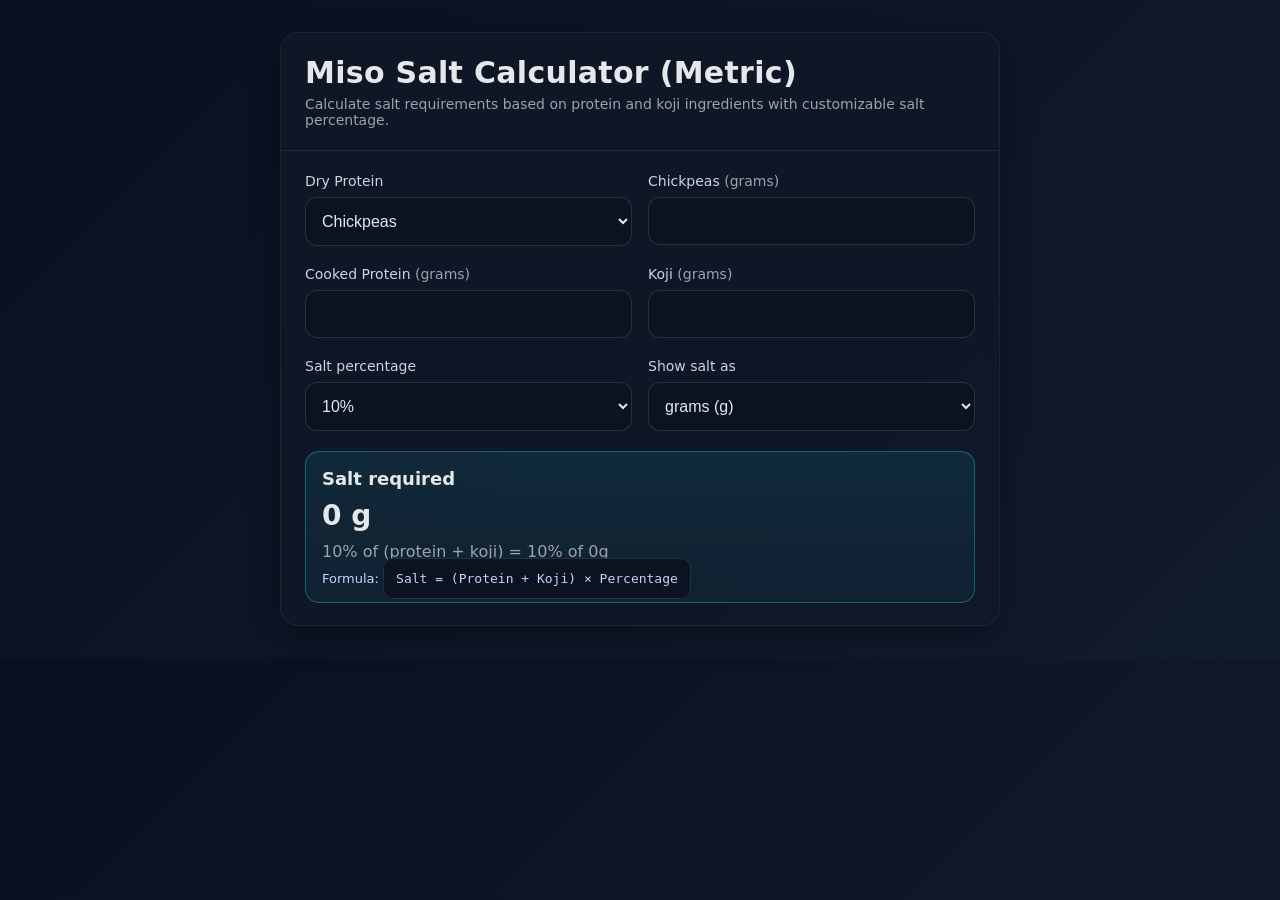
<file: index.html>
<!DOCTYPE html>
<html lang="en">

<head>
  <meta charset="utf-8" />
  <meta name="viewport" content="width=device-width, initial-scale=1" />
  <title>Miso - Koji Calc</title>
  <style>
    :root {
      --bg: #0f172a;
      --card: #111827;
      --muted: #9ca3af;
      --accent: #22d3ee;
      --text: #e5e7eb;
    }

    * {
      box-sizing: border-box
    }

    body {
      font-family: system-ui, Segoe UI, Roboto, Helvetica, Arial, sans-serif;
      background: linear-gradient(135deg, #0b1020, #111b2e);
      color: var(--text);
      margin: 0;
      padding: 32px
    }

    .card {
      max-width: 720px;
      margin: 0 auto;
      background: rgba(17, 24, 39, .75);
      backdrop-filter: blur(6px);
      border: 1px solid rgba(255, 255, 255, .06);
      border-radius: 18px;
      box-shadow: 0 10px 30px rgba(0, 0, 0, .35)
    }

    .header {
      padding: 22px 24px;
      border-bottom: 1px solid rgba(255, 255, 255, .08)
    }

    h1 {
      margin: 0;
      font-weight: 800;
      letter-spacing: .3px;
      font-size: clamp(22px, 3.5vw, 30px)
    }

    .sub {
      margin-top: 6px;
      color: var(--muted);
      font-size: 14px
    }

    .body {
      padding: 22px 24px;
      display: grid;
      gap: 20px
    }

    label {
      display: block;
      font-size: 14px;
      color: #cbd5e1;
      margin-bottom: 8px
    }

    input[type="number"],
    select {
      width: 100%;
      padding: 14px 12px;
      background: #0b1220;
      border: 1px solid rgba(255, 255, 255, .12);
      border-radius: 12px;
      color: var(--text);
      font-size: 16px;
      outline: none
    }

    input[type="number"]:focus {
      border-color: var(--accent);
      box-shadow: 0 0 0 4px rgba(34, 211, 238, .15)
    }

    .row {
      display: grid;
      gap: 16px;
      grid-template-columns: repeat(auto-fit, minmax(220px, 1fr))
    }

    .result {
      display: grid;
      gap: 10px;
      background: linear-gradient(180deg, rgba(34, 211, 238, .1), rgba(34, 211, 238, .05));
      border: 1px solid rgba(34, 211, 238, .35);
      padding: 16px;
      border-radius: 14px
    }

    .result h2 {
      margin: 0;
      font-size: 18px
    }

    .big {
      font-size: 28px;
      font-weight: 800
    }

    .muted {
      color: var(--muted)
    }

    .formula {
      font-family: ui-monospace, SFMono-Regular, Menlo, monospace;
      background: #0b1220;
      border: 1px solid rgba(255, 255, 255, .12);
      padding: 12px;
      border-radius: 10px
    }

    .foot {
      padding: 16px 24px;
      border-top: 1px solid rgba(255, 255, 255, .08);
      color: #a1a1aa;
      font-size: 12px
    }

    .note {
      font-size: 13px;
      color: #c7d2fe
    }

    a.btn {
      display: inline-block;
      margin-top: 8px;
      color: #111827;
      background: var(--accent);
      text-decoration: none;
      font-weight: 700;
      padding: 10px 14px;
      border-radius: 12px
    }
  </style>
</head>

<body>
  <div class="card">
    <div class="header">
      <h1>Miso Salt Calculator (Metric)</h1>
      <div class="sub">Calculate salt requirements based on protein and koji ingredients with customizable salt
        percentage.</div>
    </div>
    <div class="body">
      <div class="row">
        <div>
          <label for="dryProtein">Dry Protein</label>
          <select id="dryProtein">
            <option value="chickpeas" selected>Chickpeas</option>
            <option value="soybeans">Soybeans</option>
            <option value="lentils">Lentils</option>
            <option value="blackbeans">Black Beans</option>
          </select>
        </div>
        <div>
          <label for="dryProteinAmount"><span id="dryProteinLabel">Chickpeas</span> <span
              class="muted">(grams)</span></label>
          <input id="dryProteinAmount" type="number" min="0" step="1" />
        </div>
      </div>

      <div class="row">
        <div>
          <label for="protein">Cooked Protein <span class="muted">(grams)</span></label>
          <input id="protein" type="number" min="0" step="1" />
        </div>
        <div>
          <label for="koji">Koji <span class="muted">(grams)</span></label>
          <input id="koji" type="number" min="0" step="1" />
        </div>
      </div>

      <div class="row">
        <div>
          <label for="percentage">Salt percentage</label>
          <select id="percentage">
            <option value="6">6%</option>
            <option value="7">7%</option>
            <option value="8">8%</option>
            <option value="9">9%</option>
            <option value="10" selected>10%</option>
            <option value="11">11%</option>
            <option value="12">12%</option>
          </select>
        </div>
        <div>
          <label for="units">Show salt as</label>
          <select id="units">
            <option value="g" selected>grams (g)</option>
            <option value="kg">kilograms (kg)</option>
          </select>
        </div>
      </div>

      <div class="result">
        <h2>Salt required</h2>
        <div class="big" id="saltOut">—</div>
        <div class="muted" id="percent"></div>
        <div class="note">Formula: <span class="formula">Salt = (Protein + Koji) × Percentage</span></div>
      </div>

    </div>
  </div>

  <script>
    const dryProteinEl = document.getElementById('dryProtein');
    const dryProteinAmountEl = document.getElementById('dryProteinAmount');
    const dryProteinLabelEl = document.getElementById('dryProteinLabel');
    const proteinEl = document.getElementById('protein');
    const kojiEl = document.getElementById('koji');
    const percentageEl = document.getElementById('percentage');
    const unitsEl = document.getElementById('units');
    const saltOut = document.getElementById('saltOut');
    const percent = document.getElementById('percent');

    // Protein multipliers for different dry protein types
    const proteinMultipliers = {
      'chickpeas': 2.20,
      'soybeans': 2.12,
      'lentils': 2.40,
      'blackbeans': 2.50
    };

    function calculateSalt(proteinGrams, kojiGrams, saltPercentage) {
      const totalIngredients = proteinGrams + kojiGrams;
      const saltRequired = totalIngredients * (saltPercentage / 100);
      return Math.max(0, saltRequired);
    }

    function calc() {
      const proteinG = Math.max(0, parseFloat(proteinEl.value || '0'));
      const kojiG = Math.max(0, parseFloat(kojiEl.value || '0'));
      const saltPct = parseFloat(percentageEl.value || '10');

      const saltG = calculateSalt(proteinG, kojiG, saltPct);
      const show = unitsEl.value;
      const saltDisplay = show === 'kg' ? saltG / 1000 : saltG;
      const unitLabel = show === 'kg' ? 'kg' : 'g';

      saltOut.textContent = saltDisplay.toFixed(show === 'kg' ? 3 : 0) + ' ' + unitLabel;
      percent.textContent = saltPct + '% of (protein + koji) = ' + saltPct + '% of ' + (proteinG + kojiG) + 'g';
    }

    function updateDryProteinLabel() {
      const selectedOption = dryProteinEl.options[dryProteinEl.selectedIndex];
      dryProteinLabelEl.textContent = selectedOption.text;
      calculateProteinFromDryWeight();
    }

    function calculateProteinFromDryWeight() {
      const dryWeight = parseFloat(dryProteinAmountEl.value || '0');
      const selectedProtein = dryProteinEl.value;
      const multiplier = proteinMultipliers[selectedProtein];

      if (dryWeight > 0 && multiplier) {
        const proteinAmount = Math.round(dryWeight * multiplier);
        proteinEl.value = proteinAmount;
        calc(); // Recalculate salt after updating protein
      } else if (dryWeight === 0) {
        proteinEl.value = '';
        calc();
      }
    }

    dryProteinEl.addEventListener('change', updateDryProteinLabel);
    dryProteinAmountEl.addEventListener('input', calculateProteinFromDryWeight);
    proteinEl.addEventListener('input', calc);
    kojiEl.addEventListener('input', calc);
    percentageEl.addEventListener('change', calc);
    unitsEl.addEventListener('change', calc);
    calc();
  </script>
</body>

</html>
</file>
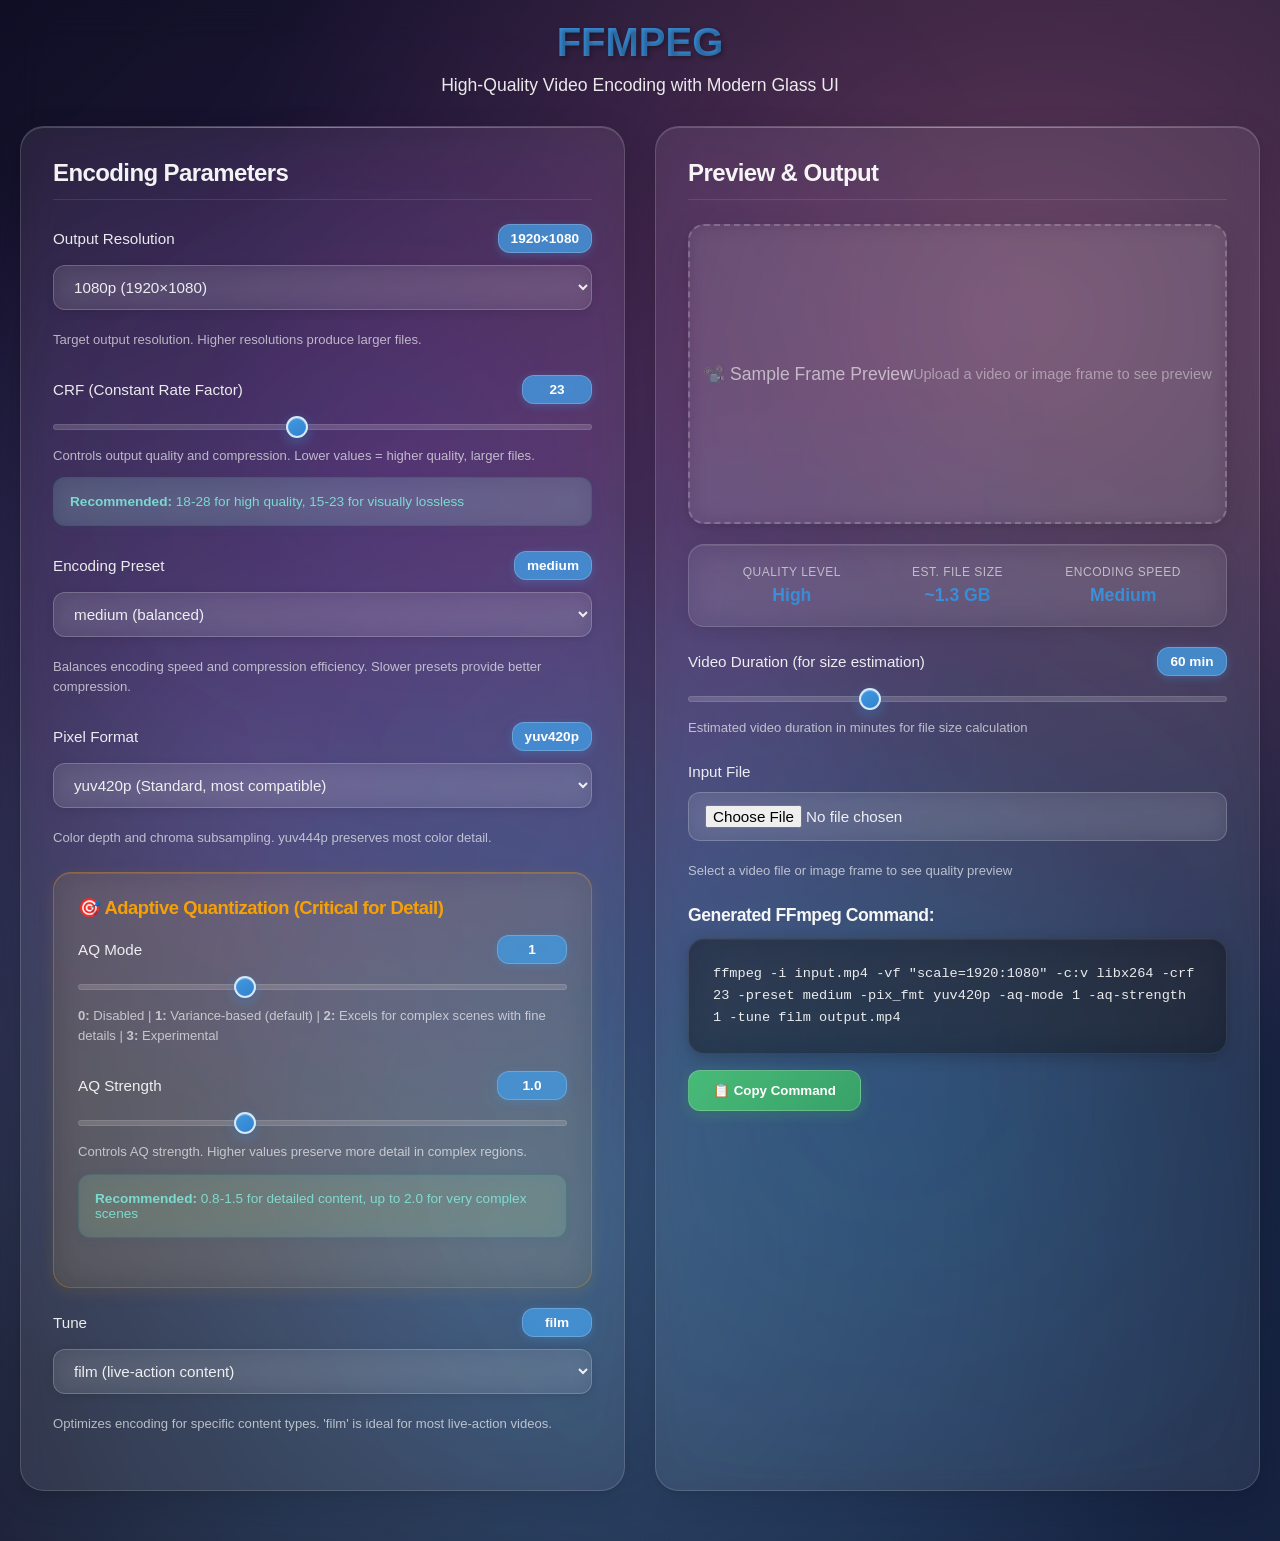
<file: ff.html>
<!DOCTYPE html>
<html lang="en">
<head>
    <meta charset="UTF-8">
    <meta name="viewport" content="width=device-width, initial-scale=1.0">
    <title>FFMPEG Encoder</title>
    <style>
        * {
            margin: 0;
            padding: 0;
            box-sizing: border-box;
        }

        body {
            font-family: -apple-system, BlinkMacSystemFont, 'SF Pro Display', 'Segoe UI', Roboto, sans-serif;
            background: 
                radial-gradient(circle at 20% 50%, rgba(120, 119, 198, 0.3) 0%, transparent 50%),
                radial-gradient(circle at 80% 20%, rgba(255, 119, 198, 0.3) 0%, transparent 50%),
                radial-gradient(circle at 40% 80%, rgba(120, 199, 255, 0.3) 0%, transparent 50%),
                linear-gradient(135deg, #0f0f23 0%, #1a1a2e 50%, #16213e 100%);
            min-height: 100vh;
            color: #ffffff;
            backdrop-filter: blur(20px);
            position: relative;
            overflow-x: hidden;
        }

        body::before {
            content: '';
            position: fixed;
            top: 0;
            left: 0;
            width: 100%;
            height: 100%;
            background: 
                radial-gradient(circle at 30% 30%, rgba(138, 43, 226, 0.1) 0%, transparent 50%),
                radial-gradient(circle at 70% 70%, rgba(30, 144, 255, 0.1) 0%, transparent 50%);
            pointer-events: none;
            z-index: -1;
        }

        .container {
            max-width: 1400px;
            margin: 0 auto;
            padding: 20px;
        }

        .header {
            text-align: center;
            color: white;
            margin-bottom: 30px;
        }

        .header h1 {
            font-size: 2.5rem;
            margin-bottom: 10px;
            text-shadow: 2px 2px 4px rgba(0,0,0,0.3);
            background: linear-gradient(135deg, #4299e1, #3182ce);
            background-clip: text;
            -webkit-background-clip: text;
            -webkit-text-fill-color: transparent;
        }

        .header p {
            font-size: 1.1rem;
            opacity: 0.9;
        }

        .main-grid {
            display: grid;
            grid-template-columns: 1fr 1fr;
            gap: 30px;
            margin-bottom: 30px;
        }

        .panel {
            background: rgba(255, 255, 255, 0.08);
            backdrop-filter: blur(20px) saturate(180%);
            -webkit-backdrop-filter: blur(20px) saturate(180%);
            border: 1px solid rgba(255, 255, 255, 0.15);
            border-radius: 24px;
            padding: 32px;
            box-shadow: 
                0 8px 32px rgba(0, 0, 0, 0.12),
                0 2px 8px rgba(0, 0, 0, 0.08),
                inset 0 1px 0 rgba(255, 255, 255, 0.15);
            position: relative;
            overflow: hidden;
        }

        .panel::before {
            content: '';
            position: absolute;
            top: 0;
            left: 0;
            right: 0;
            height: 1px;
            background: linear-gradient(90deg, transparent, rgba(255, 255, 255, 0.3), transparent);
        }

        .panel h2 {
            color: rgba(255, 255, 255, 0.95);
            margin-bottom: 24px;
            font-size: 1.5rem;
            font-weight: 600;
            letter-spacing: -0.025em;
            border-bottom: 1px solid rgba(255, 255, 255, 0.1);
            padding-bottom: 12px;
        }

        .parameter-group {
            margin-bottom: 25px;
        }

        .parameter-label {
            display: flex;
            justify-content: space-between;
            align-items: center;
            margin-bottom: 12px;
            font-weight: 500;
            color: rgba(255, 255, 255, 0.9);
            font-size: 0.95rem;
        }

        .parameter-value {
            background: rgba(66, 153, 225, 0.8);
            backdrop-filter: blur(10px);
            color: white;
            padding: 6px 12px;
            border-radius: 12px;
            font-size: 0.85rem;
            font-weight: 600;
            min-width: 70px;
            text-align: center;
            border: 1px solid rgba(255, 255, 255, 0.2);
            box-shadow: 0 2px 8px rgba(66, 153, 225, 0.3);
        }

        .slider-container {
            position: relative;
            margin-bottom: 12px;
        }

        .slider {
            width: 100%;
            height: 6px;
            border-radius: 3px;
            background: rgba(255, 255, 255, 0.15);
            backdrop-filter: blur(10px);
            outline: none;
            -webkit-appearance: none;
            cursor: pointer;
            border: 1px solid rgba(255, 255, 255, 0.1);
            position: relative;
        }

        .slider::-webkit-slider-thumb {
            -webkit-appearance: none;
            appearance: none;
            width: 22px;
            height: 22px;
            border-radius: 50%;
            background: linear-gradient(145deg, #4299e1, #3182ce);
            cursor: pointer;
            border: 2px solid rgba(255, 255, 255, 0.8);
            box-shadow: 
                0 4px 12px rgba(66, 153, 225, 0.4),
                0 2px 4px rgba(0, 0, 0, 0.1),
                inset 0 1px 0 rgba(255, 255, 255, 0.3);
            transition: all 0.2s cubic-bezier(0.4, 0, 0.2, 1);
        }

        .slider::-webkit-slider-thumb:hover {
            transform: scale(1.1);
            box-shadow: 
                0 6px 16px rgba(66, 153, 225, 0.5),
                0 2px 4px rgba(0, 0, 0, 0.15),
                inset 0 1px 0 rgba(255, 255, 255, 0.4);
        }

        .parameter-description {
            font-size: 0.82rem;
            color: rgba(255, 255, 255, 0.65);
            line-height: 1.5;
            margin-top: 8px;
            font-weight: 400;
        }

        .custom-select {
            width: 100%;
            padding: 12px 40px 12px 16px;
            border: 1px solid rgba(255, 255, 255, 0.2);
            border-radius: 12px;
            background: rgba(255, 255, 255, 0.08);
            backdrop-filter: blur(10px) saturate(180%);
            -webkit-backdrop-filter: blur(10px) saturate(180%);
            font-size: 0.95rem;
            color: rgba(255, 255, 255, 0.9);
            cursor: pointer;
            outline: none;
            transition: all 0.3s cubic-bezier(0.4, 0, 0.2, 1);
            box-shadow: 0 2px 8px rgba(0, 0, 0, 0.1);
            margin-bottom: 12px;
        }

        .custom-select:focus {
            border-color: rgba(66, 153, 225, 0.6);
            box-shadow: 
                0 0 0 3px rgba(66, 153, 225, 0.2),
                0 4px 12px rgba(0, 0, 0, 0.15);
            transform: translateY(-1px);
        }

        .custom-select:hover {
            border-color: rgba(255, 255, 255, 0.3);
            transform: translateY(-1px);
        }

        .adaptive-quantization {
            background: rgba(255, 165, 0, 0.08);
            backdrop-filter: blur(15px) saturate(180%);
            -webkit-backdrop-filter: blur(15px) saturate(180%);
            border: 1px solid rgba(255, 165, 0, 0.3);
            border-radius: 18px;
            padding: 24px;
            margin: 20px 0;
            box-shadow: 
                0 4px 16px rgba(255, 165, 0, 0.1),
                inset 0 1px 0 rgba(255, 255, 255, 0.1);
        }

        .adaptive-quantization h3 {
            color: rgba(255, 165, 0, 0.95);
            margin-bottom: 16px;
            font-size: 1.15rem;
            font-weight: 600;
            letter-spacing: -0.025em;
        }

        .preview-image {
            max-width: 100%;
            height: 300px;
            object-fit: cover;
            border-radius: 16px;
            box-shadow: 
                0 8px 32px rgba(0, 0, 0, 0.12),
                0 2px 8px rgba(0, 0, 0, 0.08);
            background: rgba(255, 255, 255, 0.05);
            backdrop-filter: blur(10px);
            border: 2px dashed rgba(255, 255, 255, 0.2);
            display: flex;
            align-items: center;
            justify-content: center;
            font-size: 1.1rem;
            color: rgba(255, 255, 255, 0.6);
            font-weight: 500;
            margin-bottom: 20px;
        }

        .preview-comparison {
            display: none;
        }

        .quality-indicator {
            display: flex;
            justify-content: space-between;
            margin: 20px 0;
            padding: 20px;
            background: rgba(255, 255, 255, 0.05);
            backdrop-filter: blur(15px) saturate(180%);
            -webkit-backdrop-filter: blur(15px) saturate(180%);
            border-radius: 16px;
            border: 1px solid rgba(255, 255, 255, 0.15);
            box-shadow: 
                0 4px 16px rgba(0, 0, 0, 0.1),
                inset 0 1px 0 rgba(255, 255, 255, 0.1);
        }

        .quality-metric {
            text-align: center;
            flex: 1;
        }

        .quality-metric .label {
            font-size: 0.75rem;
            color: rgba(255, 255, 255, 0.6);
            margin-bottom: 6px;
            text-transform: uppercase;
            letter-spacing: 0.5px;
            font-weight: 500;
        }

        .quality-metric .value {
            font-size: 1.1rem;
            font-weight: 600;
            color: rgba(255, 255, 255, 0.95);
            background: linear-gradient(135deg, #4299e1, #3182ce);
            background-clip: text;
            -webkit-background-clip: text;
            -webkit-text-fill-color: transparent;
        }

        .command-output {
            background: rgba(0, 0, 0, 0.4);
            backdrop-filter: blur(20px) saturate(180%);
            -webkit-backdrop-filter: blur(20px) saturate(180%);
            color: rgba(255, 255, 255, 0.9);
            padding: 24px;
            border-radius: 16px;
            font-family: 'SF Mono', 'Monaco', 'Inconsolata', 'Roboto Mono', monospace;
            font-size: 0.85rem;
            line-height: 1.6;
            overflow-x: auto;
            white-space: pre-wrap;
            word-break: break-all;
            border: 1px solid rgba(255, 255, 255, 0.1);
            box-shadow: 
                0 4px 16px rgba(0, 0, 0, 0.2),
                inset 0 1px 0 rgba(255, 255, 255, 0.05);
        }

        .copy-button {
            background: linear-gradient(135deg, #48bb78, #38a169);
            color: white;
            border: none;
            padding: 12px 24px;
            border-radius: 12px;
            cursor: pointer;
            font-weight: 600;
            margin-top: 16px;
            transition: all 0.3s cubic-bezier(0.4, 0, 0.2, 1);
            box-shadow: 
                0 4px 12px rgba(72, 187, 120, 0.3),
                0 2px 4px rgba(0, 0, 0, 0.1);
            border: 1px solid rgba(255, 255, 255, 0.2);
        }

        .copy-button:hover {
            transform: translateY(-2px);
            box-shadow: 
                0 6px 16px rgba(72, 187, 120, 0.4),
                0 2px 4px rgba(0, 0, 0, 0.15);
        }

        .file-input {
            margin-bottom: 12px;
            width: 100%;
            padding: 12px 16px;
            border: 1px solid rgba(255, 255, 255, 0.2);
            border-radius: 12px;
            background: rgba(255, 255, 255, 0.08);
            backdrop-filter: blur(10px);
            color: rgba(255, 255, 255, 0.9);
            font-size: 0.95rem;
            cursor: pointer;
        }

        .info-box {
            background: rgba(129, 230, 217, 0.15);
            backdrop-filter: blur(10px);
            border: 1px solid rgba(40, 94, 97, 0.3);
            color: rgba(129, 230, 217, 0.9);
            padding: 16px;
            border-radius: 12px;
            margin-top: 12px;
            font-size: 0.85rem;
            box-shadow: 0 2px 8px rgba(40, 94, 97, 0.1);
        }

        @media (max-width: 768px) {
            .main-grid {
                grid-template-columns: 1fr;
                gap: 20px;
            }
            
            .header h1 {
                font-size: 2rem;
            }
            
            .panel {
                padding: 20px;
            }
        }
    </style>
</head>
<body>
    <div class="container">
        <div class="header">
            <h1>FFMPEG</h1>
            <p>High-Quality Video Encoding with Modern Glass UI</p>
        </div>

        <div class="main-grid">
            <!-- Parameters Panel -->
            <div class="panel">
                <h2>Encoding Parameters</h2>
                
                <!-- Output Resolution -->
                <div class="parameter-group">
                    <div class="parameter-label">
                        <span>Output Resolution</span>
                        <span class="parameter-value" id="resolution-value">1920×1080</span>
                    </div>
                    <select class="custom-select" id="resolution-select">
                        <option value="3840:2160">4K UHD (3840×2160)</option>
                        <option value="2560:1440">1440p (2560×1440)</option>
                        <option value="1920:1080" selected>1080p (1920×1080)</option>
                        <option value="1280:720">720p (1280×720)</option>
                        <option value="854:480">480p (854×480)</option>
                    </select>
                    <div class="parameter-description">Target output resolution. Higher resolutions produce larger files.</div>
                </div>

                <!-- CRF -->
                <div class="parameter-group">
                    <div class="parameter-label">
                        <span>CRF (Constant Rate Factor)</span>
                        <span class="parameter-value" id="crf-value">23</span>
                    </div>
                    <div class="slider-container">
                        <input type="range" class="slider" id="crf-slider" min="0" max="51" value="23" step="1">
                    </div>
                    <div class="parameter-description">Controls output quality and compression. Lower values = higher quality, larger files.</div>
                    <div class="info-box">
                        <strong>Recommended:</strong> 18-28 for high quality, 15-23 for visually lossless
                    </div>
                </div>

                <!-- Preset -->
                <div class="parameter-group">
                    <div class="parameter-label">
                        <span>Encoding Preset</span>
                        <span class="parameter-value" id="preset-value">medium</span>
                    </div>
                    <select class="custom-select" id="preset-select">
                        <option value="placebo">placebo (slowest, best compression)</option>
                        <option value="veryslow">veryslow</option>
                        <option value="slower">slower</option>
                        <option value="slow">slow</option>
                        <option value="medium" selected>medium (balanced)</option>
                        <option value="fast">fast</option>
                        <option value="faster">faster</option>
                        <option value="veryfast">veryfast</option>
                        <option value="superfast">superfast</option>
                        <option value="ultrafast">ultrafast (fastest, worst compression)</option>
                    </select>
                    <div class="parameter-description">Balances encoding speed and compression efficiency. Slower presets provide better compression.</div>
                </div>

                <!-- Pixel Format -->
                <div class="parameter-group">
                    <div class="parameter-label">
                        <span>Pixel Format</span>
                        <span class="parameter-value" id="pixfmt-value">yuv420p</span>
                    </div>
                    <select class="custom-select" id="pixfmt-select">
                        <option value="yuv420p" selected>yuv420p (Standard, most compatible)</option>
                        <option value="yuv422p">yuv422p (Better chroma, larger files)</option>
                        <option value="yuv444p">yuv444p (Full chroma, largest files)</option>
                        <option value="yuv420p10le">yuv420p10le (10-bit, HDR support)</option>
                        <option value="yuv422p10le">yuv422p10le (10-bit, better chroma)</option>
                    </select>
                    <div class="parameter-description">Color depth and chroma subsampling. yuv444p preserves most color detail.</div>
                </div>

                <!-- Adaptive Quantization Section -->
                <div class="adaptive-quantization">
                    <h3>🎯 Adaptive Quantization (Critical for Detail)</h3>
                    
                    <!-- AQ Mode -->
                    <div class="parameter-group">
                        <div class="parameter-label">
                            <span>AQ Mode</span>
                            <span class="parameter-value" id="aq-mode-value">1</span>
                        </div>
                        <div class="slider-container">
                            <input type="range" class="slider" id="aq-mode-slider" min="0" max="3" value="1" step="1">
                        </div>
                        <div class="parameter-description">
                            <strong>0:</strong> Disabled | <strong>1:</strong> Variance-based (default) | <strong>2:</strong> Excels for complex scenes with fine details | <strong>3:</strong> Experimental
                        </div>
                    </div>

                    <!-- AQ Strength -->
                    <div class="parameter-group">
                        <div class="parameter-label">
                            <span>AQ Strength</span>
                            <span class="parameter-value" id="aq-strength-value">1.0</span>
                        </div>
                        <div class="slider-container">
                            <input type="range" class="slider" id="aq-strength-slider" min="0" max="3" value="1.0" step="0.1">
                        </div>
                        <div class="parameter-description">Controls AQ strength. Higher values preserve more detail in complex regions.</div>
                        <div class="info-box">
                            <strong>Recommended:</strong> 0.8-1.5 for detailed content, up to 2.0 for very complex scenes
                        </div>
                    </div>
                </div>

                <!-- Tune -->
                <div class="parameter-group">
                    <div class="parameter-label">
                        <span>Tune</span>
                        <span class="parameter-value" id="tune-value">film</span>
                    </div>
                    <select class="custom-select" id="tune-select">
                        <option value="">none (default)</option>
                        <option value="film" selected>film (live-action content)</option>
                        <option value="animation">animation (animated content)</option>
                        <option value="grain">grain (preserves film grain)</option>
                        <option value="stillimage">stillimage (slideshow content)</option>
                        <option value="fastdecode">fastdecode (faster playback)</option>
                        <option value="zerolatency">zerolatency (streaming)</option>
                    </select>
                    <div class="parameter-description">Optimizes encoding for specific content types. 'film' is ideal for most live-action videos.</div>
                </div>
            </div>

            <!-- Preview & Output Panel -->
            <div class="panel">
                <h2>Preview & Output</h2>
                
                <div class="preview-image" id="preview-image">
                    📽️ Sample Frame Preview<br>
                    <small style="opacity: 0.7;">Upload a video or image frame to see preview</small>
                </div>

                <div class="preview-comparison" id="preview-comparison">
                    <div style="display: grid; grid-template-columns: 1fr 1fr; gap: 15px; margin: 20px 0;">
                        <div>
                            <h4 style="text-align: center; margin-bottom: 12px; color: rgba(255, 255, 255, 0.9); font-weight: 600; font-size: 0.95rem;">Original</h4>
                            <canvas id="original-canvas" style="width: 100%; border-radius: 12px; box-shadow: 0 4px 16px rgba(0, 0, 0, 0.2); border: 1px solid rgba(255, 255, 255, 0.1);"></canvas>
                        </div>
                        <div>
                            <h4 style="text-align: center; margin-bottom: 12px; color: rgba(255, 255, 255, 0.9); font-weight: 600; font-size: 0.95rem;">Estimated Quality</h4>
                            <canvas id="processed-canvas" style="width: 100%; border-radius: 12px; box-shadow: 0 4px 16px rgba(0, 0, 0, 0.2); border: 1px solid rgba(255, 255, 255, 0.1);"></canvas>
                        </div>
                    </div>
                </div>

                <div class="quality-indicator">
                    <div class="quality-metric">
                        <div class="label">Quality Level</div>
                        <div class="value" id="quality-level">High</div>
                    </div>
                    <div class="quality-metric">
                        <div class="label">Est. File Size</div>
                        <div class="value" id="file-size">~850 MB</div>
                    </div>
                    <div class="quality-metric">
                        <div class="label">Encoding Speed</div>
                        <div class="value" id="encoding-speed">Medium</div>
                    </div>
                </div>

                <div class="parameter-group">
                    <div class="parameter-label">
                        <span>Video Duration (for size estimation)</span>
                        <span class="parameter-value" id="duration-value">60 min</span>
                    </div>
                    <div class="slider-container">
                        <input type="range" class="slider" id="duration-slider" min="1" max="180" value="60" step="1">
                    </div>
                    <div class="parameter-description">Estimated video duration in minutes for file size calculation</div>
                </div>

                <div class="parameter-group">
                    <div class="parameter-label">
                        <span>Input File</span>
                    </div>
                    <input type="file" class="file-input" id="video-input" accept="video/*,image/*">
                    <div class="parameter-description">Select a video file or image frame to see quality preview</div>
                </div>

                <h3 style="margin: 24px 0 12px 0; color: rgba(255, 255, 255, 0.95); font-weight: 600; font-size: 1.1rem; letter-spacing: -0.025em;">Generated FFmpeg Command:</h3>
                <div class="command-output" id="ffmpeg-command">
                    ffmpeg -i input.mp4 -vf "scale=1920:1080" -c:v libx264 -crf 23 -preset medium -pix_fmt yuv420p -aq-mode 1 -aq-strength 1.0 -tune film output.mp4
                </div>
                <button class="copy-button" onclick="copyCommand()">📋 Copy Command</button>
            </div>
        </div>
    </div>

    <script>
        // Parameter values
        let parameters = {
            resolution: '1920:1080',
            crf: 23,
            preset: 'medium',
            pixfmt: 'yuv420p',
            aqMode: 1,
            aqStrength: 1.0,
            tune: 'film',
            duration: 60
        };

        // Global variables for image processing
        let originalImage = null;
        let originalCanvas = null;
        let processedCanvas = null;

        // Quality presets for different CRF values
        const qualityLevels = {
            'Lossless': { crf: [0, 15], size: 'Very Large', speed: 'Very Slow' },
            'Visually Lossless': { crf: [16, 20], size: 'Large', speed: 'Slow' },
            'High': { crf: [21, 25], size: 'Medium', speed: 'Medium' },
            'Good': { crf: [26, 30], size: 'Small', speed: 'Fast' },
            'Fair': { crf: [31, 40], size: 'Very Small', speed: 'Very Fast' },
            'Poor': { crf: [41, 51], size: 'Tiny', speed: 'Ultra Fast' }
        };

        // Speed ratings for presets
        const presetSpeeds = {
            'placebo': 'Extremely Slow',
            'veryslow': 'Very Slow',
            'slower': 'Slow',
            'slow': 'Moderately Slow',
            'medium': 'Medium',
            'fast': 'Fast',
            'faster': 'Faster',
            'veryfast': 'Very Fast',
            'superfast': 'Super Fast',
            'ultrafast': 'Ultra Fast'
        };

        // Initialize event listeners
        function initializeEventListeners() {
            // Resolution
            document.getElementById('resolution-select').addEventListener('change', function() {
                parameters.resolution = this.value;
                updateResolutionDisplay();
                updateCommand();
                updateQualityMetrics();
                updateProcessedPreview();
            });

            // CRF
            document.getElementById('crf-slider').addEventListener('input', function() {
                parameters.crf = parseInt(this.value);
                updateCrfDisplay();
                updateCommand();
                updateQualityMetrics();
                updateProcessedPreview();
            });

            // Preset
            document.getElementById('preset-select').addEventListener('change', function() {
                parameters.preset = this.value;
                updatePresetDisplay();
                updateCommand();
                updateQualityMetrics();
                updateProcessedPreview();
            });

            // Pixel Format
            document.getElementById('pixfmt-select').addEventListener('change', function() {
                parameters.pixfmt = this.value;
                updatePixfmtDisplay();
                updateCommand();
                updateQualityMetrics();
                updateProcessedPreview();
            });

            // AQ Mode
            document.getElementById('aq-mode-slider').addEventListener('input', function() {
                parameters.aqMode = parseInt(this.value);
                updateAqModeDisplay();
                updateCommand();
                updateProcessedPreview();
            });

            // AQ Strength
            document.getElementById('aq-strength-slider').addEventListener('input', function() {
                parameters.aqStrength = parseFloat(this.value);
                updateAqStrengthDisplay();
                updateCommand();
                updateProcessedPreview();
            });

            // Tune
            document.getElementById('tune-select').addEventListener('change', function() {
                parameters.tune = this.value;
                updateTuneDisplay();
                updateCommand();
                updateProcessedPreview();
            });

            // Duration
            document.getElementById('duration-slider').addEventListener('input', function() {
                parameters.duration = parseInt(this.value);
                updateDurationDisplay();
                updateQualityMetrics();
            });

            // Video input
            document.getElementById('video-input').addEventListener('change', handleFileUpload);
        }

        // Update display functions
        function updateResolutionDisplay() {
            const resolution = parameters.resolution.replace(':', '×');
            document.getElementById('resolution-value').textContent = resolution;
        }

        function updateCrfDisplay() {
            document.getElementById('crf-value').textContent = parameters.crf;
        }

        function updatePresetDisplay() {
            document.getElementById('preset-value').textContent = parameters.preset;
        }

        function updatePixfmtDisplay() {
            document.getElementById('pixfmt-value').textContent = parameters.pixfmt;
        }

        function updateAqModeDisplay() {
            document.getElementById('aq-mode-value').textContent = parameters.aqMode;
        }

        function updateAqStrengthDisplay() {
            document.getElementById('aq-strength-value').textContent = parameters.aqStrength.toFixed(1);
        }

        function updateTuneDisplay() {
            document.getElementById('tune-value').textContent = parameters.tune || 'none';
        }

        function updateDurationDisplay() {
            document.getElementById('duration-value').textContent = parameters.duration + ' min';
        }

        // Calculate estimated file size in MB
        function calculateFileSize() {
            // Base bitrate estimates for different CRF values (kbps)
            const crfBitrates = {
                15: 8000, 16: 7000, 17: 6000, 18: 5500, 19: 5000, 20: 4500, 
                21: 4000, 22: 3500, 23: 3000, 24: 2700, 25: 2400, 26: 2100, 
                27: 1800, 28: 1600, 29: 1400, 30: 1200, 31: 1000, 32: 900, 
                33: 800, 34: 700, 35: 600, 36: 500, 37: 450, 38: 400, 
                39: 350, 40: 300, 41: 250, 42: 200, 43: 170, 44: 140, 
                45: 120, 46: 100, 47: 80, 48: 60, 49: 50, 50: 40, 51: 30
            };

            let baseBitrate = crfBitrates[parameters.crf] || 3000;

            // Resolution multipliers
            const resolutionMultipliers = {
                '3840:2160': 4.0,   // 4K
                '2560:1440': 2.25,  // 1440p
                '1920:1080': 1.0,   // 1080p (baseline)
                '1280:720': 0.44,   // 720p
                '854:480': 0.25     // 480p
            };

            // Pixel format multipliers
            const pixfmtMultipliers = {
                'yuv420p': 1.0,
                'yuv422p': 1.33,
                'yuv444p': 2.0,
                'yuv420p10le': 1.25,
                'yuv422p10le': 1.67
            };

            // Preset efficiency (slower presets compress better)
            const presetEfficiency = {
                'placebo': 0.7,
                'veryslow': 0.75,
                'slower': 0.8,
                'slow': 0.85,
                'medium': 1.0,
                'fast': 1.1,
                'faster': 1.15,
                'veryfast': 1.2,
                'superfast': 1.3,
                'ultrafast': 1.5
            };

            const resMultiplier = resolutionMultipliers[parameters.resolution] || 1.0;
            const pixMultiplier = pixfmtMultipliers[parameters.pixfmt] || 1.0;
            const presetMultiplier = presetEfficiency[parameters.preset] || 1.0;

            // Calculate final bitrate
            const finalBitrate = baseBitrate * resMultiplier * pixMultiplier * presetMultiplier;

            // Convert to file size: bitrate (kbps) * duration (minutes) * 60 seconds / 8 bits per byte / 1024 KB per MB
            const fileSizeMB = (finalBitrate * parameters.duration * 60) / (8 * 1024);

            return Math.round(fileSizeMB);
        }

        // Update quality metrics
        function updateQualityMetrics() {
            // Determine quality level based on CRF
            let qualityLevel = 'Unknown';
            
            for (const [level, data] of Object.entries(qualityLevels)) {
                if (parameters.crf >= data.crf[0] && parameters.crf <= data.crf[1]) {
                    qualityLevel = level;
                    break;
                }
            }

            // Calculate file size
            const fileSizeMB = calculateFileSize();
            let fileSizeText = '';
            
            if (fileSizeMB < 1024) {
                fileSizeText = `~${fileSizeMB} MB`;
            } else {
                const fileSizeGB = (fileSizeMB / 1024).toFixed(1);
                fileSizeText = `~${fileSizeGB} GB`;
            }

            document.getElementById('quality-level').textContent = qualityLevel;
            document.getElementById('file-size').textContent = fileSizeText;
            document.getElementById('encoding-speed').textContent = presetSpeeds[parameters.preset] || 'Medium';
        }

        // Update FFmpeg command
        function updateCommand() {
            let command = 'ffmpeg -i input.mp4';
            
            // Video filter for scaling
            command += ` -vf "scale=${parameters.resolution}"`;
            
            // Video codec
            command += ' -c:v libx264';
            
            // CRF
            command += ` -crf ${parameters.crf}`;
            
            // Preset
            command += ` -preset ${parameters.preset}`;
            
            // Pixel format
            command += ` -pix_fmt ${parameters.pixfmt}`;
            
            // Adaptive quantization
            if (parameters.aqMode > 0) {
                command += ` -aq-mode ${parameters.aqMode}`;
                command += ` -aq-strength ${parameters.aqStrength}`;
            }
            
            // Tune
            if (parameters.tune) {
                command += ` -tune ${parameters.tune}`;
            }
            
            // Output
            command += ' output.mp4';
            
            document.getElementById('ffmpeg-command').textContent = command;
        }

        // Handle file upload (video or image)
        function handleFileUpload(event) {
            const file = event.target.files[0];
            if (!file) return;

            if (file.type.startsWith('video/')) {
                handleVideoUpload(file);
            } else if (file.type.startsWith('image/')) {
                handleImageUpload(file);
            }
        }

        // Handle video upload and frame extraction
        function handleVideoUpload(file) {
            const video = document.createElement('video');
            video.src = URL.createObjectURL(file);
            video.addEventListener('loadeddata', function() {
                // Update duration slider with actual video duration
                const videoDurationMinutes = Math.round(video.duration / 60);
                parameters.duration = videoDurationMinutes;
                document.getElementById('duration-slider').value = videoDurationMinutes;
                updateDurationDisplay();
                updateQualityMetrics();

                // Create canvas to extract frame
                const canvas = document.createElement('canvas');
                const ctx = canvas.getContext('2d');
                
                // Set canvas size to match video
                canvas.width = video.videoWidth;
                canvas.height = video.videoHeight;
                
                // Seek to 10% of video duration for preview
                video.currentTime = video.duration * 0.1;
                
                video.addEventListener('seeked', function() {
                    // Draw frame to canvas
                    ctx.drawImage(video, 0, 0);
                    
                    // Convert to image data
                    const imageData = ctx.getImageData(0, 0, canvas.width, canvas.height);
                    processFrameForPreview(imageData, canvas.width, canvas.height);
                    
                    // Cleanup
                    URL.revokeObjectURL(video.src);
                });
            });
        }

        // Handle direct image upload
        function handleImageUpload(file) {
            const img = new Image();
            img.onload = function() {
                const canvas = document.createElement('canvas');
                const ctx = canvas.getContext('2d');
                
                canvas.width = img.width;
                canvas.height = img.height;
                ctx.drawImage(img, 0, 0);
                
                const imageData = ctx.getImageData(0, 0, canvas.width, canvas.height);
                processFrameForPreview(imageData, canvas.width, canvas.height);
                
                URL.revokeObjectURL(img.src);
            };
            img.src = URL.createObjectURL(file);
        }

        // Process frame and show quality comparison
        function processFrameForPreview(imageData, width, height) {
            // Hide initial preview and show comparison
            document.getElementById('preview-image').style.display = 'none';
            document.getElementById('preview-comparison').style.display = 'block';

            // Setup canvases
            originalCanvas = document.getElementById('original-canvas');
            processedCanvas = document.getElementById('processed-canvas');
            
            originalCanvas.width = width;
            originalCanvas.height = height;
            processedCanvas.width = width;
            processedCanvas.height = height;

            // Display original
            const originalCtx = originalCanvas.getContext('2d');
            originalCtx.putImageData(imageData, 0, 0);

            // Store original image data
            originalImage = imageData;

            // Process and display estimated quality
            updateProcessedPreview();
        }

        // Update processed preview based on current parameters
        function updateProcessedPreview() {
            if (!originalImage || !processedCanvas) return;

            const processedCtx = processedCanvas.getContext('2d');
            const processedImageData = processedCtx.createImageData(originalImage.width, originalImage.height);

            // Copy original data
            for (let i = 0; i < originalImage.data.length; i++) {
                processedImageData.data[i] = originalImage.data[i];
            }

            // Apply quality simulation based on CRF
            simulateCompressionArtifacts(processedImageData);

            // Apply pixel format simulation
            simulatePixelFormat(processedImageData);

            // Display processed image
            processedCtx.putImageData(processedImageData, 0, 0);
        }

        // Simulate compression artifacts based on CRF
        function simulateCompressionArtifacts(imageData) {
            // More aggressive quality degradation for better visual feedback
            const qualityFactor = Math.max(0.3, Math.min(1, (45 - parameters.crf) / 45));
            
            // Dynamic block size based on CRF - more aggressive scaling
            let blockSize = 1;
            if (parameters.crf > 20) blockSize = 2;
            if (parameters.crf > 25) blockSize = 3;
            if (parameters.crf > 30) blockSize = 4;
            if (parameters.crf > 35) blockSize = 6;
            if (parameters.crf > 40) blockSize = 8;

            // Color quantization (reduces color depth)
            const quantLevels = Math.max(8, Math.floor(256 - (parameters.crf - 15) * 4));
            for (let i = 0; i < imageData.data.length; i += 4) {
                imageData.data[i] = Math.round(imageData.data[i] / quantLevels) * quantLevels;
                imageData.data[i + 1] = Math.round(imageData.data[i + 1] / quantLevels) * quantLevels;
                imageData.data[i + 2] = Math.round(imageData.data[i + 2] / quantLevels) * quantLevels;
            }

            // Block-based quantization for higher CRF values
            if (parameters.crf > 18) {
                for (let y = 0; y < imageData.height; y += blockSize) {
                    for (let x = 0; x < imageData.width; x += blockSize) {
                        let r = 0, g = 0, b = 0, count = 0;

                        // Calculate average color in block
                        for (let by = 0; by < blockSize && y + by < imageData.height; by++) {
                            for (let bx = 0; bx < blockSize && x + bx < imageData.width; bx++) {
                                const idx = ((y + by) * imageData.width + (x + bx)) * 4;
                                r += imageData.data[idx];
                                g += imageData.data[idx + 1];
                                b += imageData.data[idx + 2];
                                count++;
                            }
                        }

                        if (count > 0) {
                            r = Math.round(r / count);
                            g = Math.round(g / count);
                            b = Math.round(b / count);

                            // Blend factor increases with higher CRF
                            const blendFactor = Math.min(0.8, (parameters.crf - 18) / 30);

                            // Apply averaged color to block with blending
                            for (let by = 0; by < blockSize && y + by < imageData.height; by++) {
                                for (let bx = 0; bx < blockSize && x + bx < imageData.width; bx++) {
                                    const idx = ((y + by) * imageData.width + (x + bx)) * 4;
                                    imageData.data[idx] = Math.round(imageData.data[idx] * (1 - blendFactor) + r * blendFactor);
                                    imageData.data[idx + 1] = Math.round(imageData.data[idx + 1] * (1 - blendFactor) + g * blendFactor);
                                    imageData.data[idx + 2] = Math.round(imageData.data[idx + 2] * (1 - blendFactor) + b * blendFactor);
                                }
                            }
                        }
                    }
                }
            }

            // Add noise for high CRF values
            if (parameters.crf > 28) {
                const noiseLevel = (parameters.crf - 28) * 1.5;
                for (let i = 0; i < imageData.data.length; i += 4) {
                    const noise = (Math.random() - 0.5) * noiseLevel;
                    imageData.data[i] = Math.max(0, Math.min(255, imageData.data[i] + noise));
                    imageData.data[i + 1] = Math.max(0, Math.min(255, imageData.data[i + 1] + noise));
                    imageData.data[i + 2] = Math.max(0, Math.min(255, imageData.data[i + 2] + noise));
                }
            }

            // Blur effect for very high CRF values
            if (parameters.crf > 35) {
                applyGaussianBlur(imageData, 1);
            }
        }

        // Simple Gaussian blur implementation
        function applyGaussianBlur(imageData, radius) {
            const width = imageData.width;
            const height = imageData.height;
            const data = new Uint8ClampedArray(imageData.data);

            for (let y = radius; y < height - radius; y++) {
                for (let x = radius; x < width - radius; x++) {
                    let r = 0, g = 0, b = 0, count = 0;

                    for (let dy = -radius; dy <= radius; dy++) {
                        for (let dx = -radius; dx <= radius; dx++) {
                            const idx = ((y + dy) * width + (x + dx)) * 4;
                            r += data[idx];
                            g += data[idx + 1];
                            b += data[idx + 2];
                            count++;
                        }
                    }

                    const idx = (y * width + x) * 4;
                    imageData.data[idx] = r / count;
                    imageData.data[idx + 1] = g / count;
                    imageData.data[idx + 2] = b / count;
                }
            }
        }

        // Simulate pixel format effects
        function simulatePixelFormat(imageData) {
            if (parameters.pixfmt === 'yuv420p' || parameters.pixfmt === 'yuv420p10le') {
                // Simulate chroma subsampling (4:2:0)
                for (let y = 0; y < imageData.height; y += 2) {
                    for (let x = 0; x < imageData.width; x += 2) {
                        // Sample chroma from 2x2 block
                        let totalU = 0, totalV = 0, count = 0;
                        
                        for (let dy = 0; dy < 2 && y + dy < imageData.height; dy++) {
                            for (let dx = 0; dx < 2 && x + dx < imageData.width; dx++) {
                                const idx = ((y + dy) * imageData.width + (x + dx)) * 4;
                                const r = imageData.data[idx];
                                const g = imageData.data[idx + 1];
                                const b = imageData.data[idx + 2];
                                
                                // Convert to YUV
                                const u = -0.169 * r - 0.331 * g + 0.5 * b;
                                const v = 0.5 * r - 0.419 * g - 0.081 * b;
                                
                                totalU += u;
                                totalV += v;
                                count++;
                            }
                        }
                        
                        const avgU = totalU / count;
                        const avgV = totalV / count;
                        
                        // Apply averaged chroma back to 2x2 block
                        for (let dy = 0; dy < 2 && y + dy < imageData.height; dy++) {
                            for (let dx = 0; dx < 2 && x + dx < imageData.width; dx++) {
                                const idx = ((y + dy) * imageData.width + (x + dx)) * 4;
                                const r = imageData.data[idx];
                                const g = imageData.data[idx + 1];
                                const b = imageData.data[idx + 2];
                                
                                // Convert to YUV, replace UV, convert back
                                const y_val = 0.299 * r + 0.587 * g + 0.114 * b;
                                
                                const newR = y_val + 1.402 * avgV;
                                const newG = y_val - 0.344 * avgU - 0.714 * avgV;
                                const newB = y_val + 1.772 * avgU;
                                
                                imageData.data[idx] = Math.max(0, Math.min(255, Math.round(newR)));
                                imageData.data[idx + 1] = Math.max(0, Math.min(255, Math.round(newG)));
                                imageData.data[idx + 2] = Math.max(0, Math.min(255, Math.round(newB)));
                            }
                        }
                    }
                }
            }
        }

        // Copy command to clipboard
        function copyCommand() {
            const command = document.getElementById('ffmpeg-command').textContent;
            navigator.clipboard.writeText(command).then(() => {
                const button = document.querySelector('.copy-button');
                const originalText = button.textContent;
                button.textContent = '✅ Copied!';
                button.style.background = '#48bb78';
                
                setTimeout(() => {
                    button.textContent = originalText;
                    button.style.background = 'linear-gradient(135deg, #48bb78, #38a169)';
                }, 2000);
            }).catch(err => {
                console.error('Failed to copy: ', err);
                alert('Failed to copy command. Please select and copy manually.');
            });
        }

        // Initialize the app
        document.addEventListener('DOMContentLoaded', function() {
            initializeEventListeners();
            updateCommand();
            updateQualityMetrics();
            updateResolutionDisplay();
            updateCrfDisplay();
            updatePresetDisplay();
            updatePixfmtDisplay();
            updateAqModeDisplay();
            updateAqStrengthDisplay();
            updateTuneDisplay();
            updateDurationDisplay();
        });
    </script>
</body>
</html>
</file>
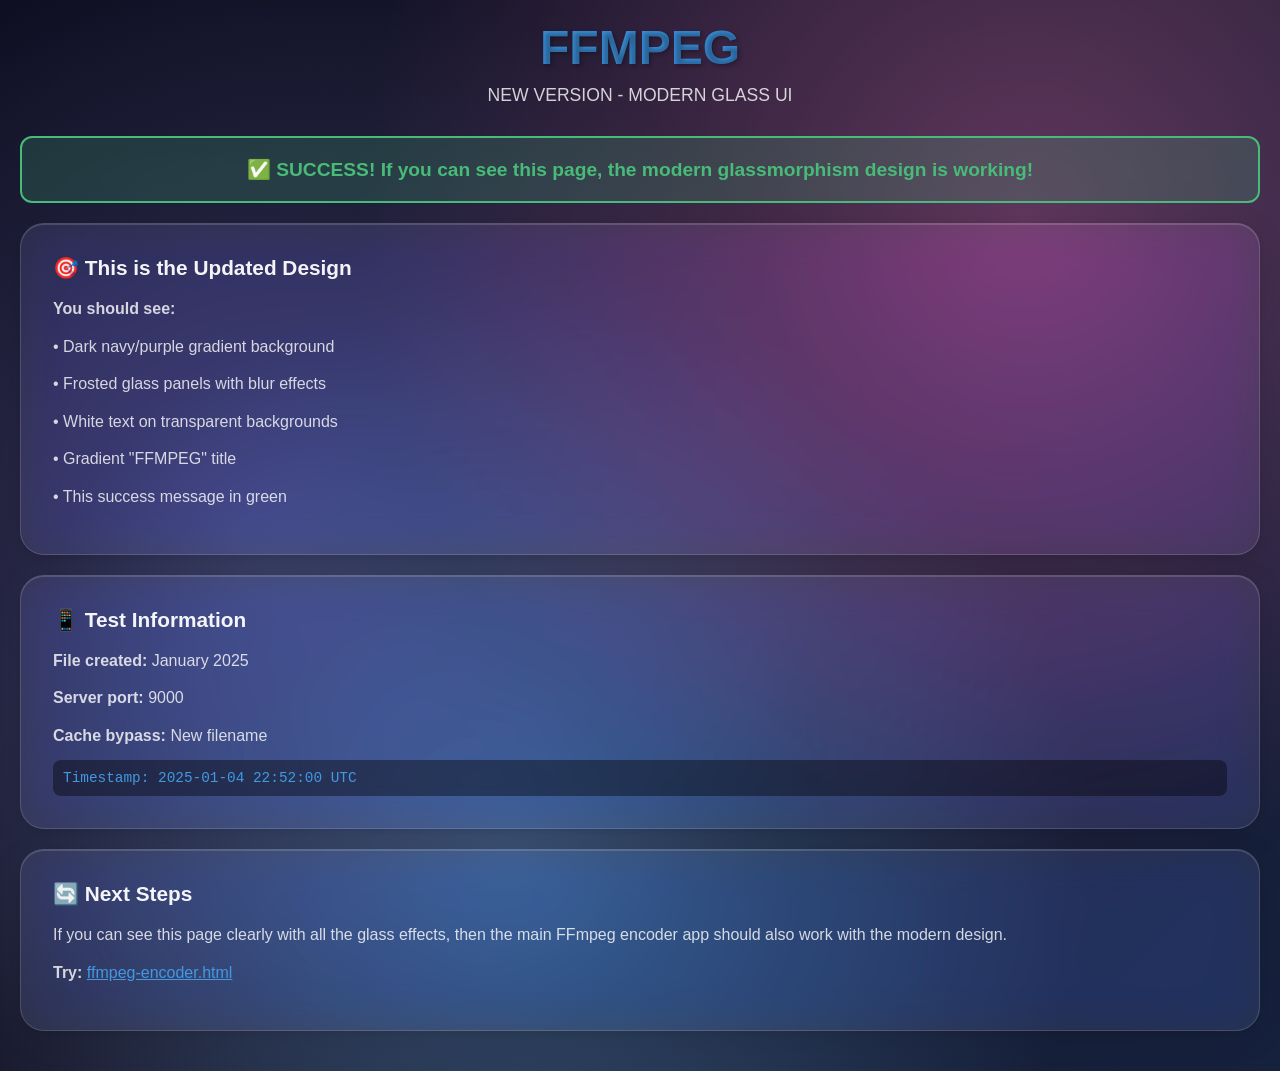
<file: ffmpeg-test-2025.html>
<!DOCTYPE html>
<html lang="en">
<head>
    <meta charset="UTF-8">
    <meta name="viewport" content="width=device-width, initial-scale=1.0">
    <title>FFMPEG - NEW VERSION 2025</title>
    <style>
        * {
            margin: 0;
            padding: 0;
            box-sizing: border-box;
        }

        body {
            font-family: -apple-system, BlinkMacSystemFont, 'SF Pro Display', 'Segoe UI', Roboto, sans-serif;
            background: 
                radial-gradient(circle at 20% 50%, rgba(120, 119, 198, 0.3) 0%, transparent 50%),
                radial-gradient(circle at 80% 20%, rgba(255, 119, 198, 0.3) 0%, transparent 50%),
                radial-gradient(circle at 40% 80%, rgba(120, 199, 255, 0.3) 0%, transparent 50%),
                linear-gradient(135deg, #0f0f23 0%, #1a1a2e 50%, #16213e 100%);
            min-height: 100vh;
            color: #ffffff;
            padding: 20px;
        }

        .container {
            max-width: 1400px;
            margin: 0 auto;
        }

        .header {
            text-align: center;
            color: white;
            margin-bottom: 30px;
        }

        .header h1 {
            font-size: 3rem;
            margin-bottom: 10px;
            background: linear-gradient(135deg, #4299e1, #3182ce);
            background-clip: text;
            -webkit-background-clip: text;
            -webkit-text-fill-color: transparent;
            text-shadow: 2px 2px 4px rgba(0,0,0,0.3);
        }

        .test-message {
            background: rgba(72, 187, 120, 0.2);
            border: 2px solid #48bb78;
            color: #48bb78;
            padding: 20px;
            border-radius: 12px;
            text-align: center;
            font-size: 1.2rem;
            font-weight: 600;
            margin: 20px 0;
            backdrop-filter: blur(10px);
        }

        .glass-panel {
            background: rgba(255, 255, 255, 0.08);
            backdrop-filter: blur(20px) saturate(180%);
            -webkit-backdrop-filter: blur(20px) saturate(180%);
            border: 1px solid rgba(255, 255, 255, 0.15);
            border-radius: 24px;
            padding: 32px;
            box-shadow: 
                0 8px 32px rgba(0, 0, 0, 0.12),
                0 2px 8px rgba(0, 0, 0, 0.08),
                inset 0 1px 0 rgba(255, 255, 255, 0.15);
            margin: 20px 0;
        }

        .glass-panel h2 {
            color: rgba(255, 255, 255, 0.95);
            margin-bottom: 16px;
            font-size: 1.3rem;
            font-weight: 600;
        }

        .glass-panel p {
            color: rgba(255, 255, 255, 0.8);
            line-height: 1.6;
            margin-bottom: 12px;
        }

        .timestamp {
            font-family: monospace;
            background: rgba(0, 0, 0, 0.4);
            padding: 10px;
            border-radius: 8px;
            color: #4299e1;
            font-size: 0.9rem;
            margin-top: 10px;
        }
    </style>
</head>
<body>
    <div class="container">
        <div class="header">
            <h1>FFMPEG</h1>
            <p style="color: rgba(255, 255, 255, 0.8); font-size: 1.1rem;">NEW VERSION - MODERN GLASS UI</p>
        </div>

        <div class="test-message">
            ✅ SUCCESS! If you can see this page, the modern glassmorphism design is working!
        </div>

        <div class="glass-panel">
            <h2>🎯 This is the Updated Design</h2>
            <p><strong>You should see:</strong></p>
            <p>• Dark navy/purple gradient background</p>
            <p>• Frosted glass panels with blur effects</p>
            <p>• White text on transparent backgrounds</p>
            <p>• Gradient "FFMPEG" title</p>
            <p>• This success message in green</p>
        </div>

        <div class="glass-panel">
            <h2>📱 Test Information</h2>
            <p><strong>File created:</strong> January 2025</p>
            <p><strong>Server port:</strong> 9000</p>
            <p><strong>Cache bypass:</strong> New filename</p>
            <div class="timestamp">
                Timestamp: 2025-01-04 22:52:00 UTC
            </div>
        </div>

        <div class="glass-panel">
            <h2>🔄 Next Steps</h2>
            <p>If you can see this page clearly with all the glass effects, then the main FFmpeg encoder app should also work with the modern design.</p>
            <p><strong>Try:</strong> <a href="ffmpeg-encoder.html" style="color: #4299e1;">ffmpeg-encoder.html</a></p>
        </div>
    </div>
</body>
</html>
</file>
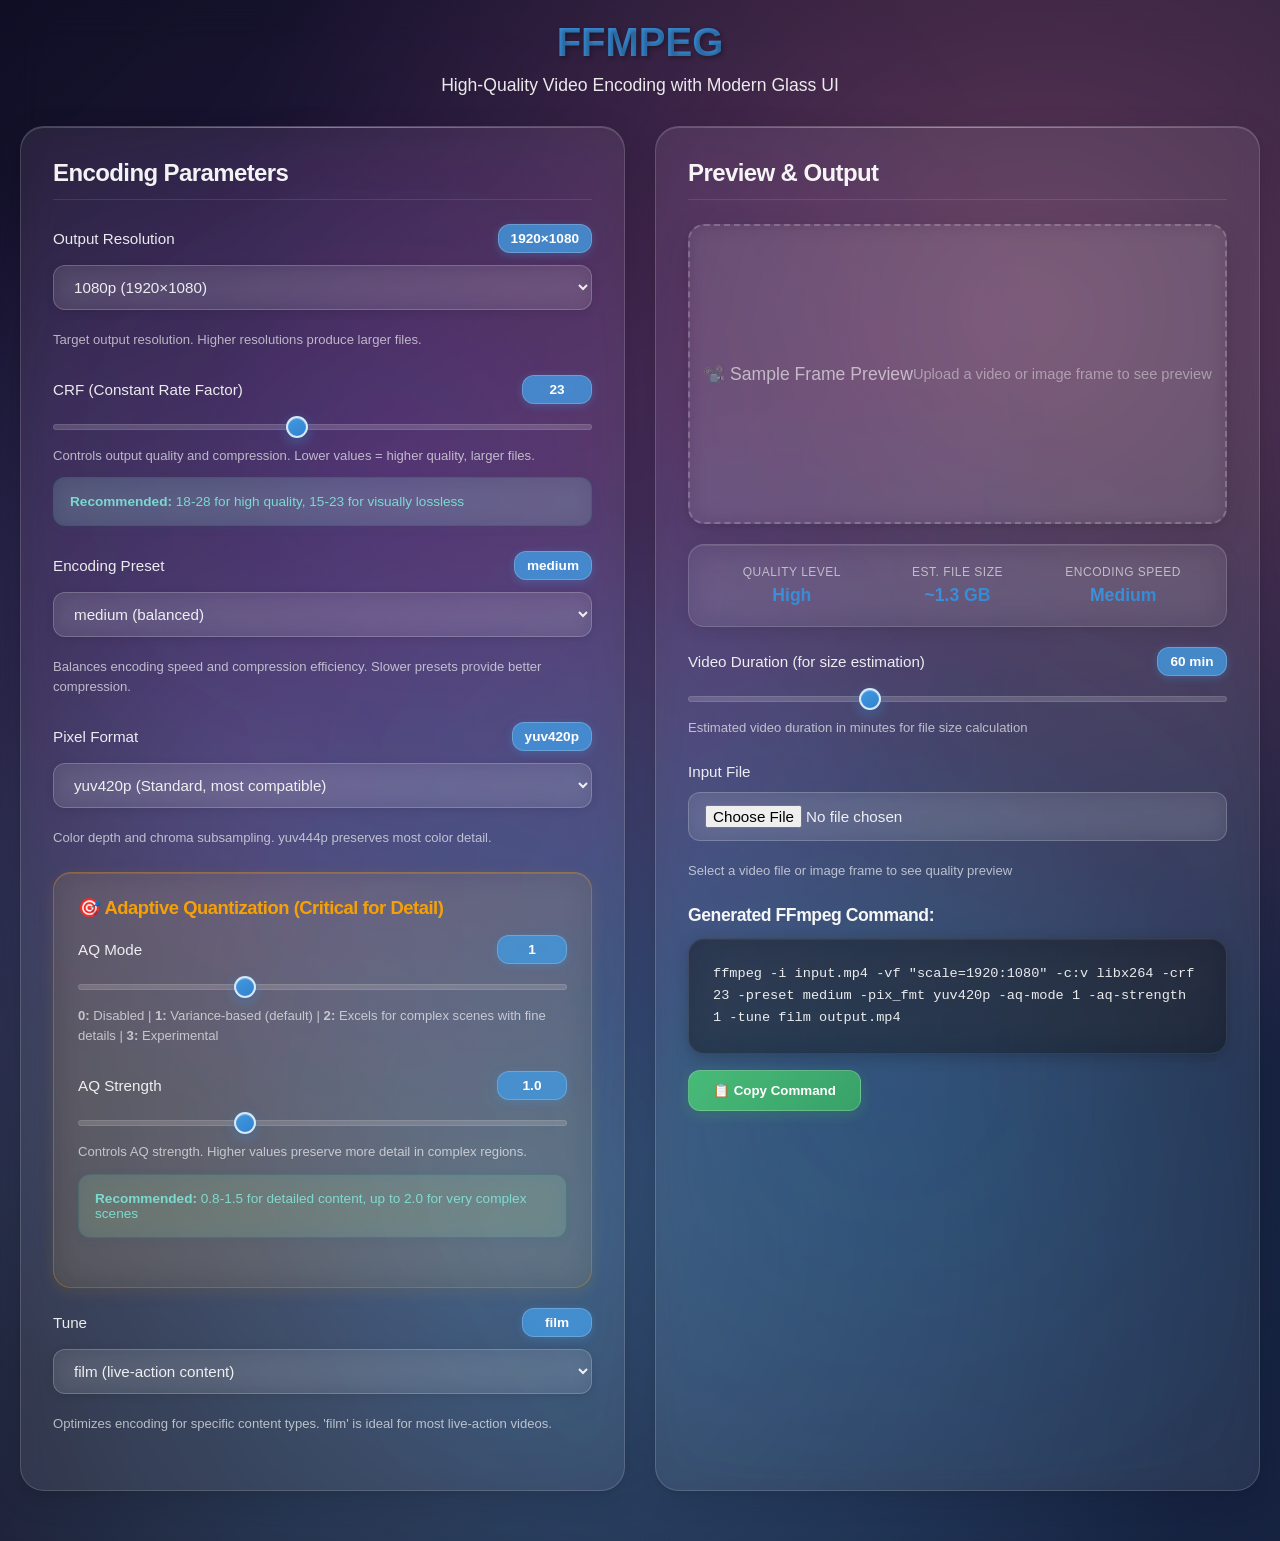
<file: modern-ffmpeg.html>
<!DOCTYPE html>
<html lang="en">
<head>
    <meta charset="UTF-8">
    <meta name="viewport" content="width=device-width, initial-scale=1.0">
    <title>Modern FFMPEG Encoder</title>
    <style>
        * {
            margin: 0;
            padding: 0;
            box-sizing: border-box;
        }

        body {
            font-family: -apple-system, BlinkMacSystemFont, 'SF Pro Display', 'Segoe UI', Roboto, sans-serif;
            background: 
                radial-gradient(circle at 20% 50%, rgba(120, 119, 198, 0.3) 0%, transparent 50%),
                radial-gradient(circle at 80% 20%, rgba(255, 119, 198, 0.3) 0%, transparent 50%),
                radial-gradient(circle at 40% 80%, rgba(120, 199, 255, 0.3) 0%, transparent 50%),
                linear-gradient(135deg, #0f0f23 0%, #1a1a2e 50%, #16213e 100%);
            min-height: 100vh;
            color: #ffffff;
            backdrop-filter: blur(20px);
            position: relative;
            overflow-x: hidden;
        }

        body::before {
            content: '';
            position: fixed;
            top: 0;
            left: 0;
            width: 100%;
            height: 100%;
            background: 
                radial-gradient(circle at 30% 30%, rgba(138, 43, 226, 0.1) 0%, transparent 50%),
                radial-gradient(circle at 70% 70%, rgba(30, 144, 255, 0.1) 0%, transparent 50%);
            pointer-events: none;
            z-index: -1;
        }

        .container {
            max-width: 1400px;
            margin: 0 auto;
            padding: 20px;
        }

        .header {
            text-align: center;
            color: white;
            margin-bottom: 30px;
        }

        .header h1 {
            font-size: 2.5rem;
            margin-bottom: 10px;
            text-shadow: 2px 2px 4px rgba(0,0,0,0.3);
            background: linear-gradient(135deg, #4299e1, #3182ce);
            background-clip: text;
            -webkit-background-clip: text;
            -webkit-text-fill-color: transparent;
        }

        .header p {
            font-size: 1.1rem;
            opacity: 0.9;
        }

        .main-grid {
            display: grid;
            grid-template-columns: 1fr 1fr;
            gap: 30px;
            margin-bottom: 30px;
        }

        .panel {
            background: rgba(255, 255, 255, 0.08);
            backdrop-filter: blur(20px) saturate(180%);
            -webkit-backdrop-filter: blur(20px) saturate(180%);
            border: 1px solid rgba(255, 255, 255, 0.15);
            border-radius: 24px;
            padding: 32px;
            box-shadow: 
                0 8px 32px rgba(0, 0, 0, 0.12),
                0 2px 8px rgba(0, 0, 0, 0.08),
                inset 0 1px 0 rgba(255, 255, 255, 0.15);
            position: relative;
            overflow: hidden;
        }

        .panel::before {
            content: '';
            position: absolute;
            top: 0;
            left: 0;
            right: 0;
            height: 1px;
            background: linear-gradient(90deg, transparent, rgba(255, 255, 255, 0.3), transparent);
        }

        .panel h2 {
            color: rgba(255, 255, 255, 0.95);
            margin-bottom: 24px;
            font-size: 1.5rem;
            font-weight: 600;
            letter-spacing: -0.025em;
            border-bottom: 1px solid rgba(255, 255, 255, 0.1);
            padding-bottom: 12px;
        }

        .parameter-group {
            margin-bottom: 25px;
        }

        .parameter-label {
            display: flex;
            justify-content: space-between;
            align-items: center;
            margin-bottom: 12px;
            font-weight: 500;
            color: rgba(255, 255, 255, 0.9);
            font-size: 0.95rem;
        }

        .parameter-value {
            background: rgba(66, 153, 225, 0.8);
            backdrop-filter: blur(10px);
            color: white;
            padding: 6px 12px;
            border-radius: 12px;
            font-size: 0.85rem;
            font-weight: 600;
            min-width: 70px;
            text-align: center;
            border: 1px solid rgba(255, 255, 255, 0.2);
            box-shadow: 0 2px 8px rgba(66, 153, 225, 0.3);
        }

        .slider-container {
            position: relative;
            margin-bottom: 12px;
        }

        .slider {
            width: 100%;
            height: 6px;
            border-radius: 3px;
            background: rgba(255, 255, 255, 0.15);
            backdrop-filter: blur(10px);
            outline: none;
            -webkit-appearance: none;
            cursor: pointer;
            border: 1px solid rgba(255, 255, 255, 0.1);
            position: relative;
        }

        .slider::-webkit-slider-thumb {
            -webkit-appearance: none;
            appearance: none;
            width: 22px;
            height: 22px;
            border-radius: 50%;
            background: linear-gradient(145deg, #4299e1, #3182ce);
            cursor: pointer;
            border: 2px solid rgba(255, 255, 255, 0.8);
            box-shadow: 
                0 4px 12px rgba(66, 153, 225, 0.4),
                0 2px 4px rgba(0, 0, 0, 0.1),
                inset 0 1px 0 rgba(255, 255, 255, 0.3);
            transition: all 0.2s cubic-bezier(0.4, 0, 0.2, 1);
        }

        .slider::-webkit-slider-thumb:hover {
            transform: scale(1.1);
            box-shadow: 
                0 6px 16px rgba(66, 153, 225, 0.5),
                0 2px 4px rgba(0, 0, 0, 0.15),
                inset 0 1px 0 rgba(255, 255, 255, 0.4);
        }

        .parameter-description {
            font-size: 0.82rem;
            color: rgba(255, 255, 255, 0.65);
            line-height: 1.5;
            margin-top: 8px;
            font-weight: 400;
        }

        .custom-select {
            width: 100%;
            padding: 12px 40px 12px 16px;
            border: 1px solid rgba(255, 255, 255, 0.2);
            border-radius: 12px;
            background: rgba(255, 255, 255, 0.08);
            backdrop-filter: blur(10px) saturate(180%);
            -webkit-backdrop-filter: blur(10px) saturate(180%);
            font-size: 0.95rem;
            color: rgba(255, 255, 255, 0.9);
            cursor: pointer;
            outline: none;
            transition: all 0.3s cubic-bezier(0.4, 0, 0.2, 1);
            box-shadow: 0 2px 8px rgba(0, 0, 0, 0.1);
            margin-bottom: 12px;
        }

        .custom-select:focus {
            border-color: rgba(66, 153, 225, 0.6);
            box-shadow: 
                0 0 0 3px rgba(66, 153, 225, 0.2),
                0 4px 12px rgba(0, 0, 0, 0.15);
            transform: translateY(-1px);
        }

        .custom-select:hover {
            border-color: rgba(255, 255, 255, 0.3);
            transform: translateY(-1px);
        }

        .adaptive-quantization {
            background: rgba(255, 165, 0, 0.08);
            backdrop-filter: blur(15px) saturate(180%);
            -webkit-backdrop-filter: blur(15px) saturate(180%);
            border: 1px solid rgba(255, 165, 0, 0.3);
            border-radius: 18px;
            padding: 24px;
            margin: 20px 0;
            box-shadow: 
                0 4px 16px rgba(255, 165, 0, 0.1),
                inset 0 1px 0 rgba(255, 255, 255, 0.1);
        }

        .adaptive-quantization h3 {
            color: rgba(255, 165, 0, 0.95);
            margin-bottom: 16px;
            font-size: 1.15rem;
            font-weight: 600;
            letter-spacing: -0.025em;
        }

        .preview-image {
            max-width: 100%;
            height: 300px;
            object-fit: cover;
            border-radius: 16px;
            box-shadow: 
                0 8px 32px rgba(0, 0, 0, 0.12),
                0 2px 8px rgba(0, 0, 0, 0.08);
            background: rgba(255, 255, 255, 0.05);
            backdrop-filter: blur(10px);
            border: 2px dashed rgba(255, 255, 255, 0.2);
            display: flex;
            align-items: center;
            justify-content: center;
            font-size: 1.1rem;
            color: rgba(255, 255, 255, 0.6);
            font-weight: 500;
            margin-bottom: 20px;
        }

        .preview-comparison {
            display: none;
        }

        .quality-indicator {
            display: flex;
            justify-content: space-between;
            margin: 20px 0;
            padding: 20px;
            background: rgba(255, 255, 255, 0.05);
            backdrop-filter: blur(15px) saturate(180%);
            -webkit-backdrop-filter: blur(15px) saturate(180%);
            border-radius: 16px;
            border: 1px solid rgba(255, 255, 255, 0.15);
            box-shadow: 
                0 4px 16px rgba(0, 0, 0, 0.1),
                inset 0 1px 0 rgba(255, 255, 255, 0.1);
        }

        .quality-metric {
            text-align: center;
            flex: 1;
        }

        .quality-metric .label {
            font-size: 0.75rem;
            color: rgba(255, 255, 255, 0.6);
            margin-bottom: 6px;
            text-transform: uppercase;
            letter-spacing: 0.5px;
            font-weight: 500;
        }

        .quality-metric .value {
            font-size: 1.1rem;
            font-weight: 600;
            color: rgba(255, 255, 255, 0.95);
            background: linear-gradient(135deg, #4299e1, #3182ce);
            background-clip: text;
            -webkit-background-clip: text;
            -webkit-text-fill-color: transparent;
        }

        .command-output {
            background: rgba(0, 0, 0, 0.4);
            backdrop-filter: blur(20px) saturate(180%);
            -webkit-backdrop-filter: blur(20px) saturate(180%);
            color: rgba(255, 255, 255, 0.9);
            padding: 24px;
            border-radius: 16px;
            font-family: 'SF Mono', 'Monaco', 'Inconsolata', 'Roboto Mono', monospace;
            font-size: 0.85rem;
            line-height: 1.6;
            overflow-x: auto;
            white-space: pre-wrap;
            word-break: break-all;
            border: 1px solid rgba(255, 255, 255, 0.1);
            box-shadow: 
                0 4px 16px rgba(0, 0, 0, 0.2),
                inset 0 1px 0 rgba(255, 255, 255, 0.05);
        }

        .copy-button {
            background: linear-gradient(135deg, #48bb78, #38a169);
            color: white;
            border: none;
            padding: 12px 24px;
            border-radius: 12px;
            cursor: pointer;
            font-weight: 600;
            margin-top: 16px;
            transition: all 0.3s cubic-bezier(0.4, 0, 0.2, 1);
            box-shadow: 
                0 4px 12px rgba(72, 187, 120, 0.3),
                0 2px 4px rgba(0, 0, 0, 0.1);
            border: 1px solid rgba(255, 255, 255, 0.2);
        }

        .copy-button:hover {
            transform: translateY(-2px);
            box-shadow: 
                0 6px 16px rgba(72, 187, 120, 0.4),
                0 2px 4px rgba(0, 0, 0, 0.15);
        }

        .file-input {
            margin-bottom: 12px;
            width: 100%;
            padding: 12px 16px;
            border: 1px solid rgba(255, 255, 255, 0.2);
            border-radius: 12px;
            background: rgba(255, 255, 255, 0.08);
            backdrop-filter: blur(10px);
            color: rgba(255, 255, 255, 0.9);
            font-size: 0.95rem;
            cursor: pointer;
        }

        .info-box {
            background: rgba(129, 230, 217, 0.15);
            backdrop-filter: blur(10px);
            border: 1px solid rgba(40, 94, 97, 0.3);
            color: rgba(129, 230, 217, 0.9);
            padding: 16px;
            border-radius: 12px;
            margin-top: 12px;
            font-size: 0.85rem;
            box-shadow: 0 2px 8px rgba(40, 94, 97, 0.1);
        }

        @media (max-width: 768px) {
            .main-grid {
                grid-template-columns: 1fr;
                gap: 20px;
            }
            
            .header h1 {
                font-size: 2rem;
            }
            
            .panel {
                padding: 20px;
            }
        }
    </style>
</head>
<body>
    <div class="container">
        <div class="header">
            <h1>FFMPEG</h1>
            <p>High-Quality Video Encoding with Modern Glass UI</p>
        </div>

        <div class="main-grid">
            <!-- Parameters Panel -->
            <div class="panel">
                <h2>Encoding Parameters</h2>
                
                <!-- Output Resolution -->
                <div class="parameter-group">
                    <div class="parameter-label">
                        <span>Output Resolution</span>
                        <span class="parameter-value" id="resolution-value">1920×1080</span>
                    </div>
                    <select class="custom-select" id="resolution-select">
                        <option value="3840:2160">4K UHD (3840×2160)</option>
                        <option value="2560:1440">1440p (2560×1440)</option>
                        <option value="1920:1080" selected>1080p (1920×1080)</option>
                        <option value="1280:720">720p (1280×720)</option>
                        <option value="854:480">480p (854×480)</option>
                    </select>
                    <div class="parameter-description">Target output resolution. Higher resolutions produce larger files.</div>
                </div>

                <!-- CRF -->
                <div class="parameter-group">
                    <div class="parameter-label">
                        <span>CRF (Constant Rate Factor)</span>
                        <span class="parameter-value" id="crf-value">23</span>
                    </div>
                    <div class="slider-container">
                        <input type="range" class="slider" id="crf-slider" min="0" max="51" value="23" step="1">
                    </div>
                    <div class="parameter-description">Controls output quality and compression. Lower values = higher quality, larger files.</div>
                    <div class="info-box">
                        <strong>Recommended:</strong> 18-28 for high quality, 15-23 for visually lossless
                    </div>
                </div>

                <!-- Preset -->
                <div class="parameter-group">
                    <div class="parameter-label">
                        <span>Encoding Preset</span>
                        <span class="parameter-value" id="preset-value">medium</span>
                    </div>
                    <select class="custom-select" id="preset-select">
                        <option value="placebo">placebo (slowest, best compression)</option>
                        <option value="veryslow">veryslow</option>
                        <option value="slower">slower</option>
                        <option value="slow">slow</option>
                        <option value="medium" selected>medium (balanced)</option>
                        <option value="fast">fast</option>
                        <option value="faster">faster</option>
                        <option value="veryfast">veryfast</option>
                        <option value="superfast">superfast</option>
                        <option value="ultrafast">ultrafast (fastest, worst compression)</option>
                    </select>
                    <div class="parameter-description">Balances encoding speed and compression efficiency. Slower presets provide better compression.</div>
                </div>

                <!-- Pixel Format -->
                <div class="parameter-group">
                    <div class="parameter-label">
                        <span>Pixel Format</span>
                        <span class="parameter-value" id="pixfmt-value">yuv420p</span>
                    </div>
                    <select class="custom-select" id="pixfmt-select">
                        <option value="yuv420p" selected>yuv420p (Standard, most compatible)</option>
                        <option value="yuv422p">yuv422p (Better chroma, larger files)</option>
                        <option value="yuv444p">yuv444p (Full chroma, largest files)</option>
                        <option value="yuv420p10le">yuv420p10le (10-bit, HDR support)</option>
                        <option value="yuv422p10le">yuv422p10le (10-bit, better chroma)</option>
                    </select>
                    <div class="parameter-description">Color depth and chroma subsampling. yuv444p preserves most color detail.</div>
                </div>

                <!-- Adaptive Quantization Section -->
                <div class="adaptive-quantization">
                    <h3>🎯 Adaptive Quantization (Critical for Detail)</h3>
                    
                    <!-- AQ Mode -->
                    <div class="parameter-group">
                        <div class="parameter-label">
                            <span>AQ Mode</span>
                            <span class="parameter-value" id="aq-mode-value">1</span>
                        </div>
                        <div class="slider-container">
                            <input type="range" class="slider" id="aq-mode-slider" min="0" max="3" value="1" step="1">
                        </div>
                        <div class="parameter-description">
                            <strong>0:</strong> Disabled | <strong>1:</strong> Variance-based (default) | <strong>2:</strong> Excels for complex scenes with fine details | <strong>3:</strong> Experimental
                        </div>
                    </div>

                    <!-- AQ Strength -->
                    <div class="parameter-group">
                        <div class="parameter-label">
                            <span>AQ Strength</span>
                            <span class="parameter-value" id="aq-strength-value">1.0</span>
                        </div>
                        <div class="slider-container">
                            <input type="range" class="slider" id="aq-strength-slider" min="0" max="3" value="1.0" step="0.1">
                        </div>
                        <div class="parameter-description">Controls AQ strength. Higher values preserve more detail in complex regions.</div>
                        <div class="info-box">
                            <strong>Recommended:</strong> 0.8-1.5 for detailed content, up to 2.0 for very complex scenes
                        </div>
                    </div>
                </div>

                <!-- Tune -->
                <div class="parameter-group">
                    <div class="parameter-label">
                        <span>Tune</span>
                        <span class="parameter-value" id="tune-value">film</span>
                    </div>
                    <select class="custom-select" id="tune-select">
                        <option value="">none (default)</option>
                        <option value="film" selected>film (live-action content)</option>
                        <option value="animation">animation (animated content)</option>
                        <option value="grain">grain (preserves film grain)</option>
                        <option value="stillimage">stillimage (slideshow content)</option>
                        <option value="fastdecode">fastdecode (faster playback)</option>
                        <option value="zerolatency">zerolatency (streaming)</option>
                    </select>
                    <div class="parameter-description">Optimizes encoding for specific content types. 'film' is ideal for most live-action videos.</div>
                </div>
            </div>

            <!-- Preview & Output Panel -->
            <div class="panel">
                <h2>Preview & Output</h2>
                
                <div class="preview-image" id="preview-image">
                    📽️ Sample Frame Preview<br>
                    <small style="opacity: 0.7;">Upload a video or image frame to see preview</small>
                </div>

                <div class="preview-comparison" id="preview-comparison">
                    <div style="display: grid; grid-template-columns: 1fr 1fr; gap: 15px; margin: 20px 0;">
                        <div>
                            <h4 style="text-align: center; margin-bottom: 12px; color: rgba(255, 255, 255, 0.9); font-weight: 600; font-size: 0.95rem;">Original</h4>
                            <canvas id="original-canvas" style="width: 100%; border-radius: 12px; box-shadow: 0 4px 16px rgba(0, 0, 0, 0.2); border: 1px solid rgba(255, 255, 255, 0.1);"></canvas>
                        </div>
                        <div>
                            <h4 style="text-align: center; margin-bottom: 12px; color: rgba(255, 255, 255, 0.9); font-weight: 600; font-size: 0.95rem;">Estimated Quality</h4>
                            <canvas id="processed-canvas" style="width: 100%; border-radius: 12px; box-shadow: 0 4px 16px rgba(0, 0, 0, 0.2); border: 1px solid rgba(255, 255, 255, 0.1);"></canvas>
                        </div>
                    </div>
                </div>

                <div class="quality-indicator">
                    <div class="quality-metric">
                        <div class="label">Quality Level</div>
                        <div class="value" id="quality-level">High</div>
                    </div>
                    <div class="quality-metric">
                        <div class="label">Est. File Size</div>
                        <div class="value" id="file-size">~850 MB</div>
                    </div>
                    <div class="quality-metric">
                        <div class="label">Encoding Speed</div>
                        <div class="value" id="encoding-speed">Medium</div>
                    </div>
                </div>

                <div class="parameter-group">
                    <div class="parameter-label">
                        <span>Video Duration (for size estimation)</span>
                        <span class="parameter-value" id="duration-value">60 min</span>
                    </div>
                    <div class="slider-container">
                        <input type="range" class="slider" id="duration-slider" min="1" max="180" value="60" step="1">
                    </div>
                    <div class="parameter-description">Estimated video duration in minutes for file size calculation</div>
                </div>

                <div class="parameter-group">
                    <div class="parameter-label">
                        <span>Input File</span>
                    </div>
                    <input type="file" class="file-input" id="video-input" accept="video/*,image/*">
                    <div class="parameter-description">Select a video file or image frame to see quality preview</div>
                </div>

                <h3 style="margin: 24px 0 12px 0; color: rgba(255, 255, 255, 0.95); font-weight: 600; font-size: 1.1rem; letter-spacing: -0.025em;">Generated FFmpeg Command:</h3>
                <div class="command-output" id="ffmpeg-command">
                    ffmpeg -i input.mp4 -vf "scale=1920:1080" -c:v libx264 -crf 23 -preset medium -pix_fmt yuv420p -aq-mode 1 -aq-strength 1.0 -tune film output.mp4
                </div>
                <button class="copy-button" onclick="copyCommand()">📋 Copy Command</button>
            </div>
        </div>
    </div>

    <script>
        // Parameter values
        let parameters = {
            resolution: '1920:1080',
            crf: 23,
            preset: 'medium',
            pixfmt: 'yuv420p',
            aqMode: 1,
            aqStrength: 1.0,
            tune: 'film',
            duration: 60
        };

        // Global variables for image processing
        let originalImage = null;
        let originalCanvas = null;
        let processedCanvas = null;

        // Quality presets for different CRF values
        const qualityLevels = {
            'Lossless': { crf: [0, 15], size: 'Very Large', speed: 'Very Slow' },
            'Visually Lossless': { crf: [16, 20], size: 'Large', speed: 'Slow' },
            'High': { crf: [21, 25], size: 'Medium', speed: 'Medium' },
            'Good': { crf: [26, 30], size: 'Small', speed: 'Fast' },
            'Fair': { crf: [31, 40], size: 'Very Small', speed: 'Very Fast' },
            'Poor': { crf: [41, 51], size: 'Tiny', speed: 'Ultra Fast' }
        };

        // Speed ratings for presets
        const presetSpeeds = {
            'placebo': 'Extremely Slow',
            'veryslow': 'Very Slow',
            'slower': 'Slow',
            'slow': 'Moderately Slow',
            'medium': 'Medium',
            'fast': 'Fast',
            'faster': 'Faster',
            'veryfast': 'Very Fast',
            'superfast': 'Super Fast',
            'ultrafast': 'Ultra Fast'
        };

        // Initialize event listeners
        function initializeEventListeners() {
            // Resolution
            document.getElementById('resolution-select').addEventListener('change', function() {
                parameters.resolution = this.value;
                updateResolutionDisplay();
                updateCommand();
                updateQualityMetrics();
                updateProcessedPreview();
            });

            // CRF
            document.getElementById('crf-slider').addEventListener('input', function() {
                console.log('CRF slider changed to:', this.value);
                parameters.crf = parseInt(this.value);
                updateCrfDisplay();
                updateCommand();
                updateQualityMetrics();
                updateProcessedPreview();
                console.log('CRF update complete');
            });

            // Preset
            document.getElementById('preset-select').addEventListener('change', function() {
                parameters.preset = this.value;
                updatePresetDisplay();
                updateCommand();
                updateQualityMetrics();
                updateProcessedPreview();
            });

            // Pixel Format
            document.getElementById('pixfmt-select').addEventListener('change', function() {
                parameters.pixfmt = this.value;
                updatePixfmtDisplay();
                updateCommand();
                updateQualityMetrics();
                updateProcessedPreview();
            });

            // AQ Mode
            document.getElementById('aq-mode-slider').addEventListener('input', function() {
                parameters.aqMode = parseInt(this.value);
                updateAqModeDisplay();
                updateCommand();
                updateProcessedPreview();
            });

            // AQ Strength
            document.getElementById('aq-strength-slider').addEventListener('input', function() {
                parameters.aqStrength = parseFloat(this.value);
                updateAqStrengthDisplay();
                updateCommand();
                updateProcessedPreview();
            });

            // Tune
            document.getElementById('tune-select').addEventListener('change', function() {
                parameters.tune = this.value;
                updateTuneDisplay();
                updateCommand();
                updateProcessedPreview();
            });

            // Duration
            document.getElementById('duration-slider').addEventListener('input', function() {
                parameters.duration = parseInt(this.value);
                updateDurationDisplay();
                updateQualityMetrics();
            });

            // Video input
            document.getElementById('video-input').addEventListener('change', handleFileUpload);
        }

        // Update display functions
        function updateResolutionDisplay() {
            const resolution = parameters.resolution.replace(':', '×');
            document.getElementById('resolution-value').textContent = resolution;
        }

        function updateCrfDisplay() {
            document.getElementById('crf-value').textContent = parameters.crf;
        }

        function updatePresetDisplay() {
            document.getElementById('preset-value').textContent = parameters.preset;
        }

        function updatePixfmtDisplay() {
            document.getElementById('pixfmt-value').textContent = parameters.pixfmt;
        }

        function updateAqModeDisplay() {
            document.getElementById('aq-mode-value').textContent = parameters.aqMode;
        }

        function updateAqStrengthDisplay() {
            document.getElementById('aq-strength-value').textContent = parameters.aqStrength.toFixed(1);
        }

        function updateTuneDisplay() {
            document.getElementById('tune-value').textContent = parameters.tune || 'none';
        }

        function updateDurationDisplay() {
            document.getElementById('duration-value').textContent = parameters.duration + ' min';
        }

        // Calculate estimated file size in MB
        function calculateFileSize() {
            // Base bitrate estimates for different CRF values (kbps)
            const crfBitrates = {
                15: 8000, 16: 7000, 17: 6000, 18: 5500, 19: 5000, 20: 4500, 
                21: 4000, 22: 3500, 23: 3000, 24: 2700, 25: 2400, 26: 2100, 
                27: 1800, 28: 1600, 29: 1400, 30: 1200, 31: 1000, 32: 900, 
                33: 800, 34: 700, 35: 600, 36: 500, 37: 450, 38: 400, 
                39: 350, 40: 300, 41: 250, 42: 200, 43: 170, 44: 140, 
                45: 120, 46: 100, 47: 80, 48: 60, 49: 50, 50: 40, 51: 30
            };

            let baseBitrate = crfBitrates[parameters.crf] || 3000;

            // Resolution multipliers
            const resolutionMultipliers = {
                '3840:2160': 4.0,   // 4K
                '2560:1440': 2.25,  // 1440p
                '1920:1080': 1.0,   // 1080p (baseline)
                '1280:720': 0.44,   // 720p
                '854:480': 0.25     // 480p
            };

            // Pixel format multipliers
            const pixfmtMultipliers = {
                'yuv420p': 1.0,
                'yuv422p': 1.33,
                'yuv444p': 2.0,
                'yuv420p10le': 1.25,
                'yuv422p10le': 1.67
            };

            // Preset efficiency (slower presets compress better)
            const presetEfficiency = {
                'placebo': 0.7,
                'veryslow': 0.75,
                'slower': 0.8,
                'slow': 0.85,
                'medium': 1.0,
                'fast': 1.1,
                'faster': 1.15,
                'veryfast': 1.2,
                'superfast': 1.3,
                'ultrafast': 1.5
            };

            const resMultiplier = resolutionMultipliers[parameters.resolution] || 1.0;
            const pixMultiplier = pixfmtMultipliers[parameters.pixfmt] || 1.0;
            const presetMultiplier = presetEfficiency[parameters.preset] || 1.0;

            // Calculate final bitrate
            const finalBitrate = baseBitrate * resMultiplier * pixMultiplier * presetMultiplier;

            // Convert to file size: bitrate (kbps) * duration (minutes) * 60 seconds / 8 bits per byte / 1024 KB per MB
            const fileSizeMB = (finalBitrate * parameters.duration * 60) / (8 * 1024);

            return Math.round(fileSizeMB);
        }

        // Update quality metrics
        function updateQualityMetrics() {
            console.log('Updating quality metrics, CRF:', parameters.crf);
            // Determine quality level based on CRF
            let qualityLevel = 'Unknown';
            
            for (const [level, data] of Object.entries(qualityLevels)) {
                if (parameters.crf >= data.crf[0] && parameters.crf <= data.crf[1]) {
                    qualityLevel = level;
                    break;
                }
            }

            // Calculate file size
            const fileSizeMB = calculateFileSize();
            let fileSizeText = '';
            
            if (fileSizeMB < 1024) {
                fileSizeText = `~${fileSizeMB} MB`;
            } else {
                const fileSizeGB = (fileSizeMB / 1024).toFixed(1);
                fileSizeText = `~${fileSizeGB} GB`;
            }

            console.log('Quality level:', qualityLevel, 'File size:', fileSizeText);
            document.getElementById('quality-level').textContent = qualityLevel;
            document.getElementById('file-size').textContent = fileSizeText;
            document.getElementById('encoding-speed').textContent = presetSpeeds[parameters.preset] || 'Medium';
        }

        // Update FFmpeg command
        function updateCommand() {
            let command = 'ffmpeg -i input.mp4';
            
            // Video filter for scaling
            command += ` -vf "scale=${parameters.resolution}"`;
            
            // Video codec
            command += ' -c:v libx264';
            
            // CRF
            command += ` -crf ${parameters.crf}`;
            
            // Preset
            command += ` -preset ${parameters.preset}`;
            
            // Pixel format
            command += ` -pix_fmt ${parameters.pixfmt}`;
            
            // Adaptive quantization
            if (parameters.aqMode > 0) {
                command += ` -aq-mode ${parameters.aqMode}`;
                command += ` -aq-strength ${parameters.aqStrength}`;
            }
            
            // Tune
            if (parameters.tune) {
                command += ` -tune ${parameters.tune}`;
            }
            
            // Output
            command += ' output.mp4';
            
            document.getElementById('ffmpeg-command').textContent = command;
        }

        // Handle file upload (video or image)
        function handleFileUpload(event) {
            const file = event.target.files[0];
            if (!file) return;

            if (file.type.startsWith('video/')) {
                handleVideoUpload(file);
            } else if (file.type.startsWith('image/')) {
                handleImageUpload(file);
            }
        }

        // Handle video upload and frame extraction
        function handleVideoUpload(file) {
            const video = document.createElement('video');
            video.src = URL.createObjectURL(file);
            video.addEventListener('loadeddata', function() {
                // Update duration slider with actual video duration
                const videoDurationMinutes = Math.round(video.duration / 60);
                parameters.duration = videoDurationMinutes;
                document.getElementById('duration-slider').value = videoDurationMinutes;
                updateDurationDisplay();
                updateQualityMetrics();

                // Create canvas to extract frame
                const canvas = document.createElement('canvas');
                const ctx = canvas.getContext('2d');
                
                // Set canvas size to match video
                canvas.width = video.videoWidth;
                canvas.height = video.videoHeight;
                
                // Seek to 10% of video duration for preview
                video.currentTime = video.duration * 0.1;
                
                video.addEventListener('seeked', function() {
                    // Draw frame to canvas
                    ctx.drawImage(video, 0, 0);
                    
                    // Convert to image data
                    const imageData = ctx.getImageData(0, 0, canvas.width, canvas.height);
                    processFrameForPreview(imageData, canvas.width, canvas.height);
                    
                    // Cleanup
                    URL.revokeObjectURL(video.src);
                });
            });
        }

        // Handle direct image upload
        function handleImageUpload(file) {
            const img = new Image();
            img.onload = function() {
                const canvas = document.createElement('canvas');
                const ctx = canvas.getContext('2d');
                
                canvas.width = img.width;
                canvas.height = img.height;
                ctx.drawImage(img, 0, 0);
                
                const imageData = ctx.getImageData(0, 0, canvas.width, canvas.height);
                processFrameForPreview(imageData, canvas.width, canvas.height);
                
                URL.revokeObjectURL(img.src);
            };
            img.src = URL.createObjectURL(file);
        }

        // Process frame and show quality comparison
        function processFrameForPreview(imageData, width, height) {
            // Hide initial preview and show comparison
            document.getElementById('preview-image').style.display = 'none';
            document.getElementById('preview-comparison').style.display = 'block';

            // Setup canvases
            originalCanvas = document.getElementById('original-canvas');
            processedCanvas = document.getElementById('processed-canvas');
            
            originalCanvas.width = width;
            originalCanvas.height = height;
            processedCanvas.width = width;
            processedCanvas.height = height;

            // Display original
            const originalCtx = originalCanvas.getContext('2d');
            originalCtx.putImageData(imageData, 0, 0);

            // Store original image data
            originalImage = imageData;

            // Process and display estimated quality
            updateProcessedPreview();
        }

        // Update processed preview based on current parameters
        function updateProcessedPreview() {
            if (!originalImage || !processedCanvas) return;

            const processedCtx = processedCanvas.getContext('2d');
            const processedImageData = processedCtx.createImageData(originalImage.width, originalImage.height);

            // Copy original data
            for (let i = 0; i < originalImage.data.length; i++) {
                processedImageData.data[i] = originalImage.data[i];
            }

            // Apply quality simulation based on CRF
            simulateCompressionArtifacts(processedImageData);

            // Apply pixel format simulation
            simulatePixelFormat(processedImageData);

            // Display processed image
            processedCtx.putImageData(processedImageData, 0, 0);
        }

        // Simulate compression artifacts based on CRF
        function simulateCompressionArtifacts(imageData) {
            // More aggressive quality degradation for better visual feedback
            const qualityFactor = Math.max(0.3, Math.min(1, (45 - parameters.crf) / 45));
            
            // Dynamic block size based on CRF - more aggressive scaling
            let blockSize = 1;
            if (parameters.crf > 20) blockSize = 2;
            if (parameters.crf > 25) blockSize = 3;
            if (parameters.crf > 30) blockSize = 4;
            if (parameters.crf > 35) blockSize = 6;
            if (parameters.crf > 40) blockSize = 8;

            // Color quantization (reduces color depth)
            const quantLevels = Math.max(8, Math.floor(256 - (parameters.crf - 15) * 4));
            for (let i = 0; i < imageData.data.length; i += 4) {
                imageData.data[i] = Math.round(imageData.data[i] / quantLevels) * quantLevels;
                imageData.data[i + 1] = Math.round(imageData.data[i + 1] / quantLevels) * quantLevels;
                imageData.data[i + 2] = Math.round(imageData.data[i + 2] / quantLevels) * quantLevels;
            }

            // Block-based quantization for higher CRF values
            if (parameters.crf > 18) {
                for (let y = 0; y < imageData.height; y += blockSize) {
                    for (let x = 0; x < imageData.width; x += blockSize) {
                        let r = 0, g = 0, b = 0, count = 0;

                        // Calculate average color in block
                        for (let by = 0; by < blockSize && y + by < imageData.height; by++) {
                            for (let bx = 0; bx < blockSize && x + bx < imageData.width; bx++) {
                                const idx = ((y + by) * imageData.width + (x + bx)) * 4;
                                r += imageData.data[idx];
                                g += imageData.data[idx + 1];
                                b += imageData.data[idx + 2];
                                count++;
                            }
                        }

                        if (count > 0) {
                            r = Math.round(r / count);
                            g = Math.round(g / count);
                            b = Math.round(b / count);

                            // Blend factor increases with higher CRF
                            const blendFactor = Math.min(0.8, (parameters.crf - 18) / 30);

                            // Apply averaged color to block with blending
                            for (let by = 0; by < blockSize && y + by < imageData.height; by++) {
                                for (let bx = 0; bx < blockSize && x + bx < imageData.width; bx++) {
                                    const idx = ((y + by) * imageData.width + (x + bx)) * 4;
                                    imageData.data[idx] = Math.round(imageData.data[idx] * (1 - blendFactor) + r * blendFactor);
                                    imageData.data[idx + 1] = Math.round(imageData.data[idx + 1] * (1 - blendFactor) + g * blendFactor);
                                    imageData.data[idx + 2] = Math.round(imageData.data[idx + 2] * (1 - blendFactor) + b * blendFactor);
                                }
                            }
                        }
                    }
                }
            }

            // Add noise for high CRF values
            if (parameters.crf > 28) {
                const noiseLevel = (parameters.crf - 28) * 1.5;
                for (let i = 0; i < imageData.data.length; i += 4) {
                    const noise = (Math.random() - 0.5) * noiseLevel;
                    imageData.data[i] = Math.max(0, Math.min(255, imageData.data[i] + noise));
                    imageData.data[i + 1] = Math.max(0, Math.min(255, imageData.data[i + 1] + noise));
                    imageData.data[i + 2] = Math.max(0, Math.min(255, imageData.data[i + 2] + noise));
                }
            }

            // Blur effect for very high CRF values
            if (parameters.crf > 35) {
                applyGaussianBlur(imageData, 1);
            }
        }

        // Simple Gaussian blur implementation
        function applyGaussianBlur(imageData, radius) {
            const width = imageData.width;
            const height = imageData.height;
            const data = new Uint8ClampedArray(imageData.data);

            for (let y = radius; y < height - radius; y++) {
                for (let x = radius; x < width - radius; x++) {
                    let r = 0, g = 0, b = 0, count = 0;

                    for (let dy = -radius; dy <= radius; dy++) {
                        for (let dx = -radius; dx <= radius; dx++) {
                            const idx = ((y + dy) * width + (x + dx)) * 4;
                            r += data[idx];
                            g += data[idx + 1];
                            b += data[idx + 2];
                            count++;
                        }
                    }

                    const idx = (y * width + x) * 4;
                    imageData.data[idx] = r / count;
                    imageData.data[idx + 1] = g / count;
                    imageData.data[idx + 2] = b / count;
                }
            }
        }

        // Simulate pixel format effects
        function simulatePixelFormat(imageData) {
            if (parameters.pixfmt === 'yuv420p' || parameters.pixfmt === 'yuv420p10le') {
                // Simulate chroma subsampling (4:2:0)
                for (let y = 0; y < imageData.height; y += 2) {
                    for (let x = 0; x < imageData.width; x += 2) {
                        // Sample chroma from 2x2 block
                        let totalU = 0, totalV = 0, count = 0;
                        
                        for (let dy = 0; dy < 2 && y + dy < imageData.height; dy++) {
                            for (let dx = 0; dx < 2 && x + dx < imageData.width; dx++) {
                                const idx = ((y + dy) * imageData.width + (x + dx)) * 4;
                                const r = imageData.data[idx];
                                const g = imageData.data[idx + 1];
                                const b = imageData.data[idx + 2];
                                
                                // Convert to YUV
                                const u = -0.169 * r - 0.331 * g + 0.5 * b;
                                const v = 0.5 * r - 0.419 * g - 0.081 * b;
                                
                                totalU += u;
                                totalV += v;
                                count++;
                            }
                        }
                        
                        const avgU = totalU / count;
                        const avgV = totalV / count;
                        
                        // Apply averaged chroma back to 2x2 block
                        for (let dy = 0; dy < 2 && y + dy < imageData.height; dy++) {
                            for (let dx = 0; dx < 2 && x + dx < imageData.width; dx++) {
                                const idx = ((y + dy) * imageData.width + (x + dx)) * 4;
                                const r = imageData.data[idx];
                                const g = imageData.data[idx + 1];
                                const b = imageData.data[idx + 2];
                                
                                // Convert to YUV, replace UV, convert back
                                const y_val = 0.299 * r + 0.587 * g + 0.114 * b;
                                
                                const newR = y_val + 1.402 * avgV;
                                const newG = y_val - 0.344 * avgU - 0.714 * avgV;
                                const newB = y_val + 1.772 * avgU;
                                
                                imageData.data[idx] = Math.max(0, Math.min(255, Math.round(newR)));
                                imageData.data[idx + 1] = Math.max(0, Math.min(255, Math.round(newG)));
                                imageData.data[idx + 2] = Math.max(0, Math.min(255, Math.round(newB)));
                            }
                        }
                    }
                }
            }
        }

        // Copy command to clipboard
        function copyCommand() {
            const command = document.getElementById('ffmpeg-command').textContent;
            navigator.clipboard.writeText(command).then(() => {
                const button = document.querySelector('.copy-button');
                const originalText = button.textContent;
                button.textContent = '✅ Copied!';
                button.style.background = '#48bb78';
                
                setTimeout(() => {
                    button.textContent = originalText;
                    button.style.background = 'linear-gradient(135deg, #48bb78, #38a169)';
                }, 2000);
            }).catch(err => {
                console.error('Failed to copy: ', err);
                alert('Failed to copy command. Please select and copy manually.');
            });
        }

        // Initialize the app
        document.addEventListener('DOMContentLoaded', function() {
            console.log('App initializing...');
            initializeEventListeners();
            updateCommand();
            updateQualityMetrics();
            updateResolutionDisplay();
            updateCrfDisplay();
            updatePresetDisplay();
            updatePixfmtDisplay();
            updateAqModeDisplay();
            updateAqStrengthDisplay();
            updateTuneDisplay();
            updateDurationDisplay();
            console.log('App initialized successfully');
        });
    </script>
</body>
</html>
</file>
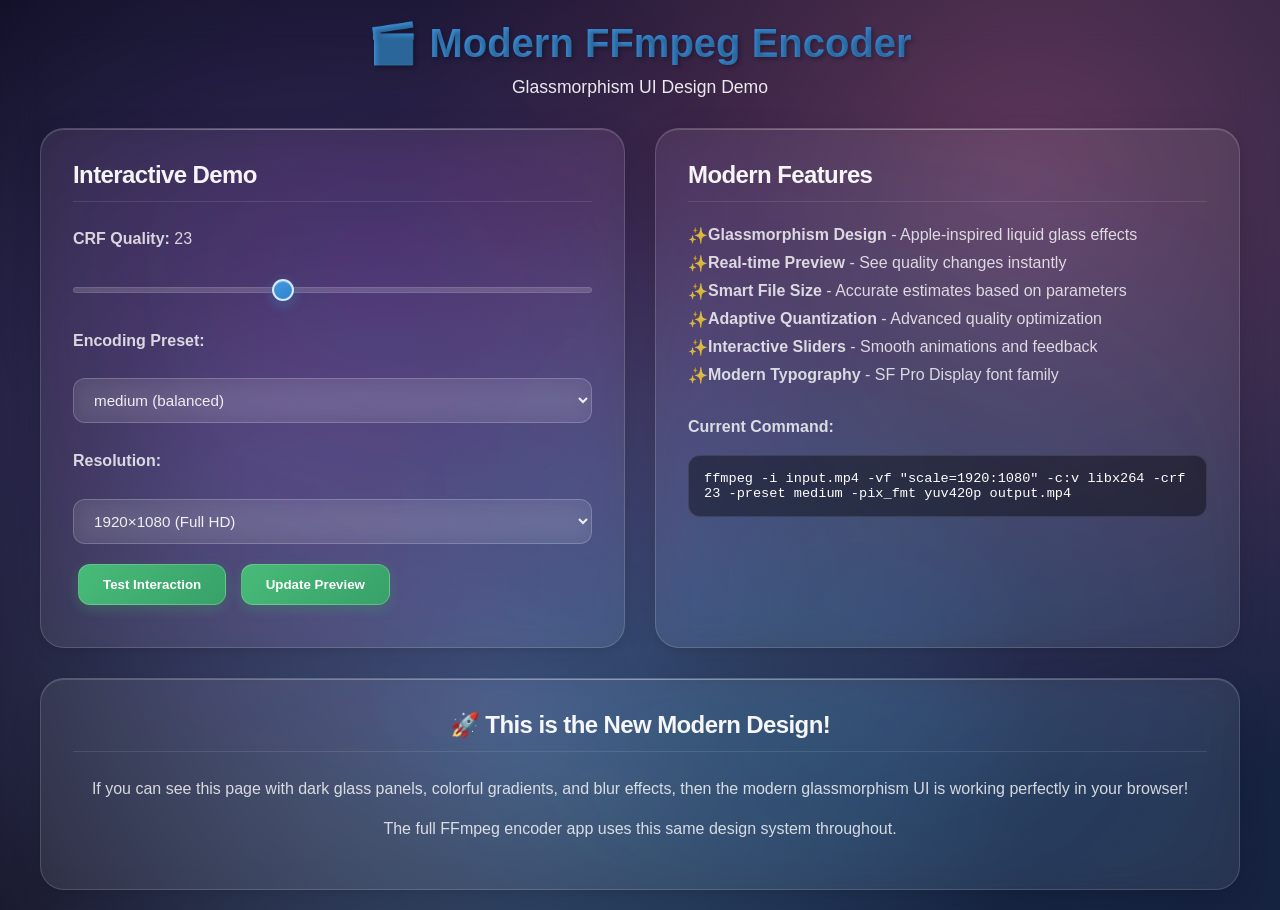
<file: standalone-glass-demo.html>
<!DOCTYPE html>
<html lang="en">
<head>
    <meta charset="UTF-8">
    <meta name="viewport" content="width=device-width, initial-scale=1.0">
    <title>Modern FFmpeg Encoder - Glass Demo</title>
    <style>
        * {
            margin: 0;
            padding: 0;
            box-sizing: border-box;
        }

        body {
            font-family: -apple-system, BlinkMacSystemFont, 'SF Pro Display', 'Segoe UI', Roboto, sans-serif;
            background: 
                radial-gradient(circle at 20% 50%, rgba(120, 119, 198, 0.3) 0%, transparent 50%),
                radial-gradient(circle at 80% 20%, rgba(255, 119, 198, 0.3) 0%, transparent 50%),
                radial-gradient(circle at 40% 80%, rgba(120, 199, 255, 0.3) 0%, transparent 50%),
                linear-gradient(135deg, #0f0f23 0%, #1a1a2e 50%, #16213e 100%);
            min-height: 100vh;
            color: #ffffff;
            backdrop-filter: blur(20px);
            position: relative;
            overflow-x: hidden;
            padding: 20px;
        }

        body::before {
            content: '';
            position: fixed;
            top: 0;
            left: 0;
            width: 100%;
            height: 100%;
            background: 
                radial-gradient(circle at 30% 30%, rgba(138, 43, 226, 0.1) 0%, transparent 50%),
                radial-gradient(circle at 70% 70%, rgba(30, 144, 255, 0.1) 0%, transparent 50%);
            pointer-events: none;
            z-index: -1;
        }

        .container {
            max-width: 1200px;
            margin: 0 auto;
        }

        .header {
            text-align: center;
            color: white;
            margin-bottom: 30px;
        }

        .header h1 {
            font-size: 2.5rem;
            margin-bottom: 10px;
            text-shadow: 2px 2px 4px rgba(0,0,0,0.3);
            background: linear-gradient(135deg, #4299e1, #3182ce);
            background-clip: text;
            -webkit-background-clip: text;
            -webkit-text-fill-color: transparent;
        }

        .header p {
            font-size: 1.1rem;
            opacity: 0.9;
        }

        .demo-grid {
            display: grid;
            grid-template-columns: 1fr 1fr;
            gap: 30px;
            margin-bottom: 30px;
        }

        .glass-panel {
            background: rgba(255, 255, 255, 0.08);
            backdrop-filter: blur(20px) saturate(180%);
            -webkit-backdrop-filter: blur(20px) saturate(180%);
            border: 1px solid rgba(255, 255, 255, 0.15);
            border-radius: 24px;
            padding: 32px;
            box-shadow: 
                0 8px 32px rgba(0, 0, 0, 0.12),
                0 2px 8px rgba(0, 0, 0, 0.08),
                inset 0 1px 0 rgba(255, 255, 255, 0.15);
            position: relative;
            overflow: hidden;
        }

        .glass-panel::before {
            content: '';
            position: absolute;
            top: 0;
            left: 0;
            right: 0;
            height: 1px;
            background: linear-gradient(90deg, transparent, rgba(255, 255, 255, 0.3), transparent);
        }

        .glass-panel h2 {
            color: rgba(255, 255, 255, 0.95);
            margin-bottom: 24px;
            font-size: 1.5rem;
            font-weight: 600;
            letter-spacing: -0.025em;
            border-bottom: 1px solid rgba(255, 255, 255, 0.1);
            padding-bottom: 12px;
        }

        .demo-slider {
            width: 100%;
            height: 6px;
            border-radius: 3px;
            background: rgba(255, 255, 255, 0.15);
            backdrop-filter: blur(10px);
            outline: none;
            -webkit-appearance: none;
            cursor: pointer;
            border: 1px solid rgba(255, 255, 255, 0.1);
            margin: 20px 0;
        }

        .demo-slider::-webkit-slider-thumb {
            -webkit-appearance: none;
            appearance: none;
            width: 22px;
            height: 22px;
            border-radius: 50%;
            background: linear-gradient(145deg, #4299e1, #3182ce);
            cursor: pointer;
            border: 2px solid rgba(255, 255, 255, 0.8);
            box-shadow: 
                0 4px 12px rgba(66, 153, 225, 0.4),
                0 2px 4px rgba(0, 0, 0, 0.1),
                inset 0 1px 0 rgba(255, 255, 255, 0.3);
            transition: all 0.2s cubic-bezier(0.4, 0, 0.2, 1);
        }

        .demo-slider::-webkit-slider-thumb:hover {
            transform: scale(1.1);
            box-shadow: 
                0 6px 16px rgba(66, 153, 225, 0.5),
                0 2px 4px rgba(0, 0, 0, 0.15),
                inset 0 1px 0 rgba(255, 255, 255, 0.4);
        }

        .demo-button {
            background: linear-gradient(135deg, #48bb78, #38a169);
            color: white;
            border: none;
            padding: 12px 24px;
            border-radius: 12px;
            cursor: pointer;
            font-weight: 600;
            margin: 10px 5px;
            transition: all 0.3s cubic-bezier(0.4, 0, 0.2, 1);
            box-shadow: 
                0 4px 12px rgba(72, 187, 120, 0.3),
                0 2px 4px rgba(0, 0, 0, 0.1);
            border: 1px solid rgba(255, 255, 255, 0.2);
        }

        .demo-button:hover {
            transform: translateY(-2px);
            box-shadow: 
                0 6px 16px rgba(72, 187, 120, 0.4),
                0 2px 4px rgba(0, 0, 0, 0.15);
        }

        .demo-select {
            width: 100%;
            padding: 12px 16px;
            border: 1px solid rgba(255, 255, 255, 0.2);
            border-radius: 12px;
            background: rgba(255, 255, 255, 0.08);
            backdrop-filter: blur(10px) saturate(180%);
            color: rgba(255, 255, 255, 0.9);
            font-size: 0.95rem;
            margin: 10px 0;
        }

        .demo-text {
            color: rgba(255, 255, 255, 0.8);
            margin: 15px 0;
            line-height: 1.6;
        }

        .feature-list {
            list-style: none;
            padding: 0;
        }

        .feature-list li {
            color: rgba(255, 255, 255, 0.8);
            margin: 10px 0;
            padding-left: 20px;
            position: relative;
        }

        .feature-list li::before {
            content: '✨';
            position: absolute;
            left: 0;
        }

        @media (max-width: 768px) {
            .demo-grid {
                grid-template-columns: 1fr;
                gap: 20px;
            }
            
            .header h1 {
                font-size: 2rem;
            }
            
            .glass-panel {
                padding: 20px;
            }
        }
    </style>
</head>
<body>
    <div class="container">
        <div class="header">
            <h1>🎬 Modern FFmpeg Encoder</h1>
            <p>Glassmorphism UI Design Demo</p>
        </div>

        <div class="demo-grid">
            <!-- Left Panel - Demo Controls -->
            <div class="glass-panel">
                <h2>Interactive Demo</h2>
                
                <div class="demo-text">
                    <strong>CRF Quality:</strong> <span id="crf-display">23</span>
                </div>
                <input type="range" class="demo-slider" id="crf-slider" min="15" max="35" value="23">
                
                <div class="demo-text">
                    <strong>Encoding Preset:</strong>
                </div>
                <select class="demo-select">
                    <option>medium (balanced)</option>
                    <option>slow (better quality)</option>
                    <option>fast (faster encoding)</option>
                </select>

                <div class="demo-text">
                    <strong>Resolution:</strong>
                </div>
                <select class="demo-select">
                    <option>1920×1080 (Full HD)</option>
                    <option>3840×2160 (4K UHD)</option>
                    <option>1280×720 (HD)</option>
                </select>

                <button class="demo-button" onclick="alert('Glass UI is working! 🎉')">
                    Test Interaction
                </button>
                <button class="demo-button" onclick="updateDemo()">
                    Update Preview
                </button>
            </div>

            <!-- Right Panel - Features -->
            <div class="glass-panel">
                <h2>Modern Features</h2>
                
                <ul class="feature-list">
                    <li><strong>Glassmorphism Design</strong> - Apple-inspired liquid glass effects</li>
                    <li><strong>Real-time Preview</strong> - See quality changes instantly</li>
                    <li><strong>Smart File Size</strong> - Accurate estimates based on parameters</li>
                    <li><strong>Adaptive Quantization</strong> - Advanced quality optimization</li>
                    <li><strong>Interactive Sliders</strong> - Smooth animations and feedback</li>
                    <li><strong>Modern Typography</strong> - SF Pro Display font family</li>
                </ul>

                <div class="demo-text" style="margin-top: 30px;">
                    <strong>Current Command:</strong>
                </div>
                <div style="background: rgba(0, 0, 0, 0.4); padding: 15px; border-radius: 12px; font-family: monospace; font-size: 0.85rem; word-break: break-all; border: 1px solid rgba(255, 255, 255, 0.1);">
                    ffmpeg -i input.mp4 -vf "scale=1920:1080" -c:v libx264 -crf <span id="cmd-crf">23</span> -preset medium -pix_fmt yuv420p output.mp4
                </div>
            </div>
        </div>

        <div class="glass-panel" style="text-align: center;">
            <h2>🚀 This is the New Modern Design!</h2>
            <p class="demo-text">
                If you can see this page with dark glass panels, colorful gradients, and blur effects, 
                then the modern glassmorphism UI is working perfectly in your browser!
            </p>
            <p class="demo-text">
                The full FFmpeg encoder app uses this same design system throughout.
            </p>
        </div>
    </div>

    <script>
        function updateDemo() {
            const crf = document.getElementById('crf-slider').value;
            document.getElementById('crf-display').textContent = crf;
            document.getElementById('cmd-crf').textContent = crf;
        }

        document.getElementById('crf-slider').addEventListener('input', updateDemo);
    </script>
</body>
</html>
</file>
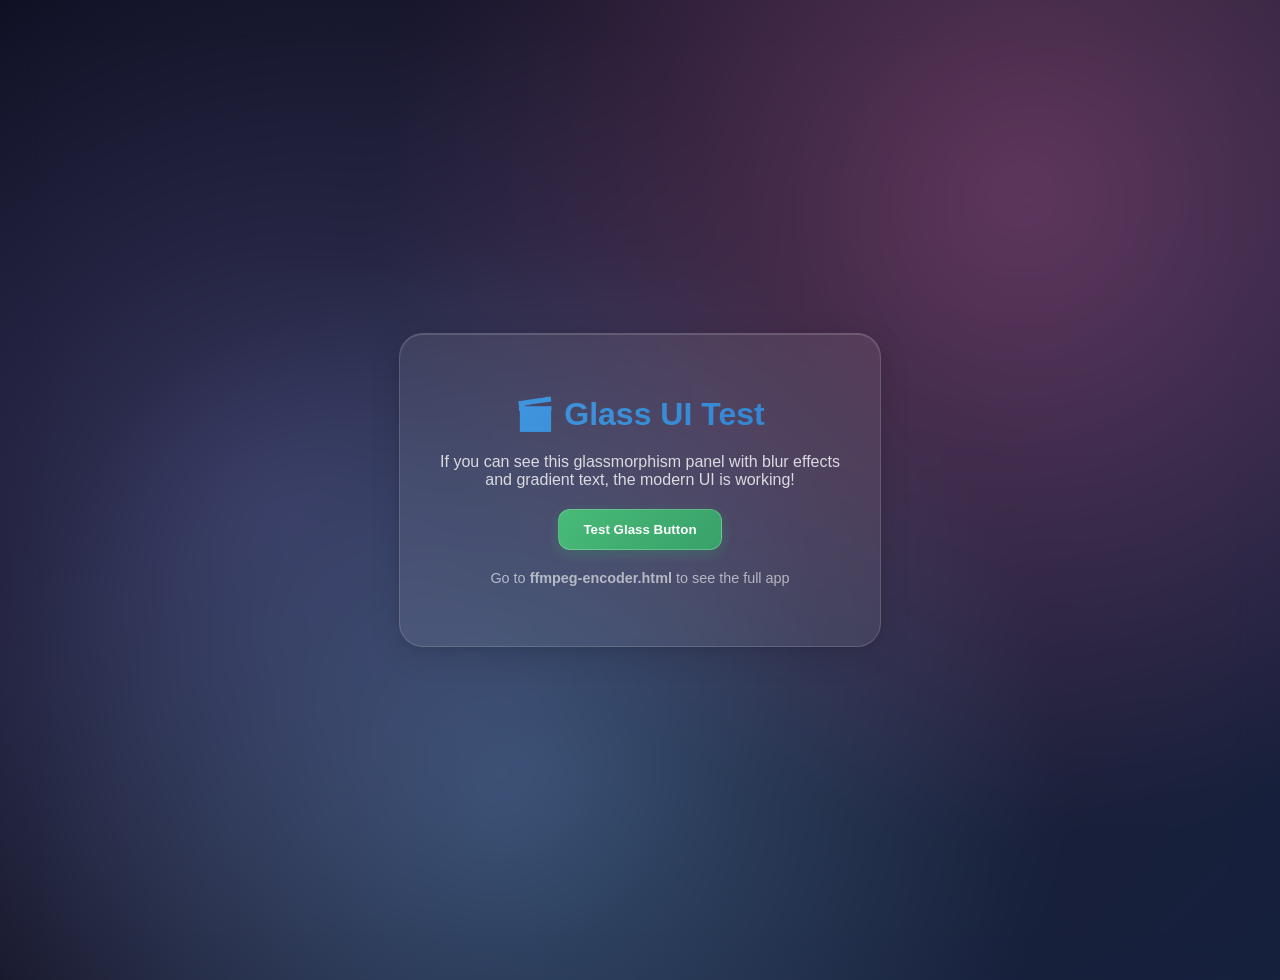
<file: test-glass.html>
<!DOCTYPE html>
<html lang="en">
<head>
    <meta charset="UTF-8">
    <meta name="viewport" content="width=device-width, initial-scale=1.0">
    <title>Glass UI Test</title>
    <style>
        body {
            font-family: -apple-system, BlinkMacSystemFont, 'SF Pro Display', 'Segoe UI', Roboto, sans-serif;
            background: 
                radial-gradient(circle at 20% 50%, rgba(120, 119, 198, 0.3) 0%, transparent 50%),
                radial-gradient(circle at 80% 20%, rgba(255, 119, 198, 0.3) 0%, transparent 50%),
                radial-gradient(circle at 40% 80%, rgba(120, 199, 255, 0.3) 0%, transparent 50%),
                linear-gradient(135deg, #0f0f23 0%, #1a1a2e 50%, #16213e 100%);
            min-height: 100vh;
            color: #ffffff;
            backdrop-filter: blur(20px);
            margin: 0;
            padding: 40px;
            display: flex;
            align-items: center;
            justify-content: center;
        }

        .glass-panel {
            background: rgba(255, 255, 255, 0.08);
            backdrop-filter: blur(20px) saturate(180%);
            -webkit-backdrop-filter: blur(20px) saturate(180%);
            border: 1px solid rgba(255, 255, 255, 0.15);
            border-radius: 24px;
            padding: 40px;
            box-shadow: 
                0 8px 32px rgba(0, 0, 0, 0.12),
                0 2px 8px rgba(0, 0, 0, 0.08),
                inset 0 1px 0 rgba(255, 255, 255, 0.15);
            text-align: center;
            max-width: 400px;
        }

        h1 {
            font-size: 2rem;
            margin-bottom: 20px;
            background: linear-gradient(135deg, #4299e1, #3182ce);
            background-clip: text;
            -webkit-background-clip: text;
            -webkit-text-fill-color: transparent;
        }

        p {
            color: rgba(255, 255, 255, 0.8);
            margin-bottom: 20px;
        }

        .test-button {
            background: linear-gradient(135deg, #48bb78, #38a169);
            color: white;
            border: none;
            padding: 12px 24px;
            border-radius: 12px;
            cursor: pointer;
            font-weight: 600;
            transition: all 0.3s cubic-bezier(0.4, 0, 0.2, 1);
            box-shadow: 
                0 4px 12px rgba(72, 187, 120, 0.3),
                0 2px 4px rgba(0, 0, 0, 0.1);
            border: 1px solid rgba(255, 255, 255, 0.2);
        }

        .test-button:hover {
            transform: translateY(-2px);
            box-shadow: 
                0 6px 16px rgba(72, 187, 120, 0.4),
                0 2px 4px rgba(0, 0, 0, 0.15);
        }
    </style>
</head>
<body>
    <div class="glass-panel">
        <h1>🎬 Glass UI Test</h1>
        <p>If you can see this glassmorphism panel with blur effects and gradient text, the modern UI is working!</p>
        <button class="test-button" onclick="alert('Glass UI is working! 🎉')">Test Glass Button</button>
        <p style="margin-top: 20px; font-size: 0.9rem; color: rgba(255, 255, 255, 0.6);">
            Go to <strong>ffmpeg-encoder.html</strong> to see the full app
        </p>
    </div>
</body>
</html>
</file>
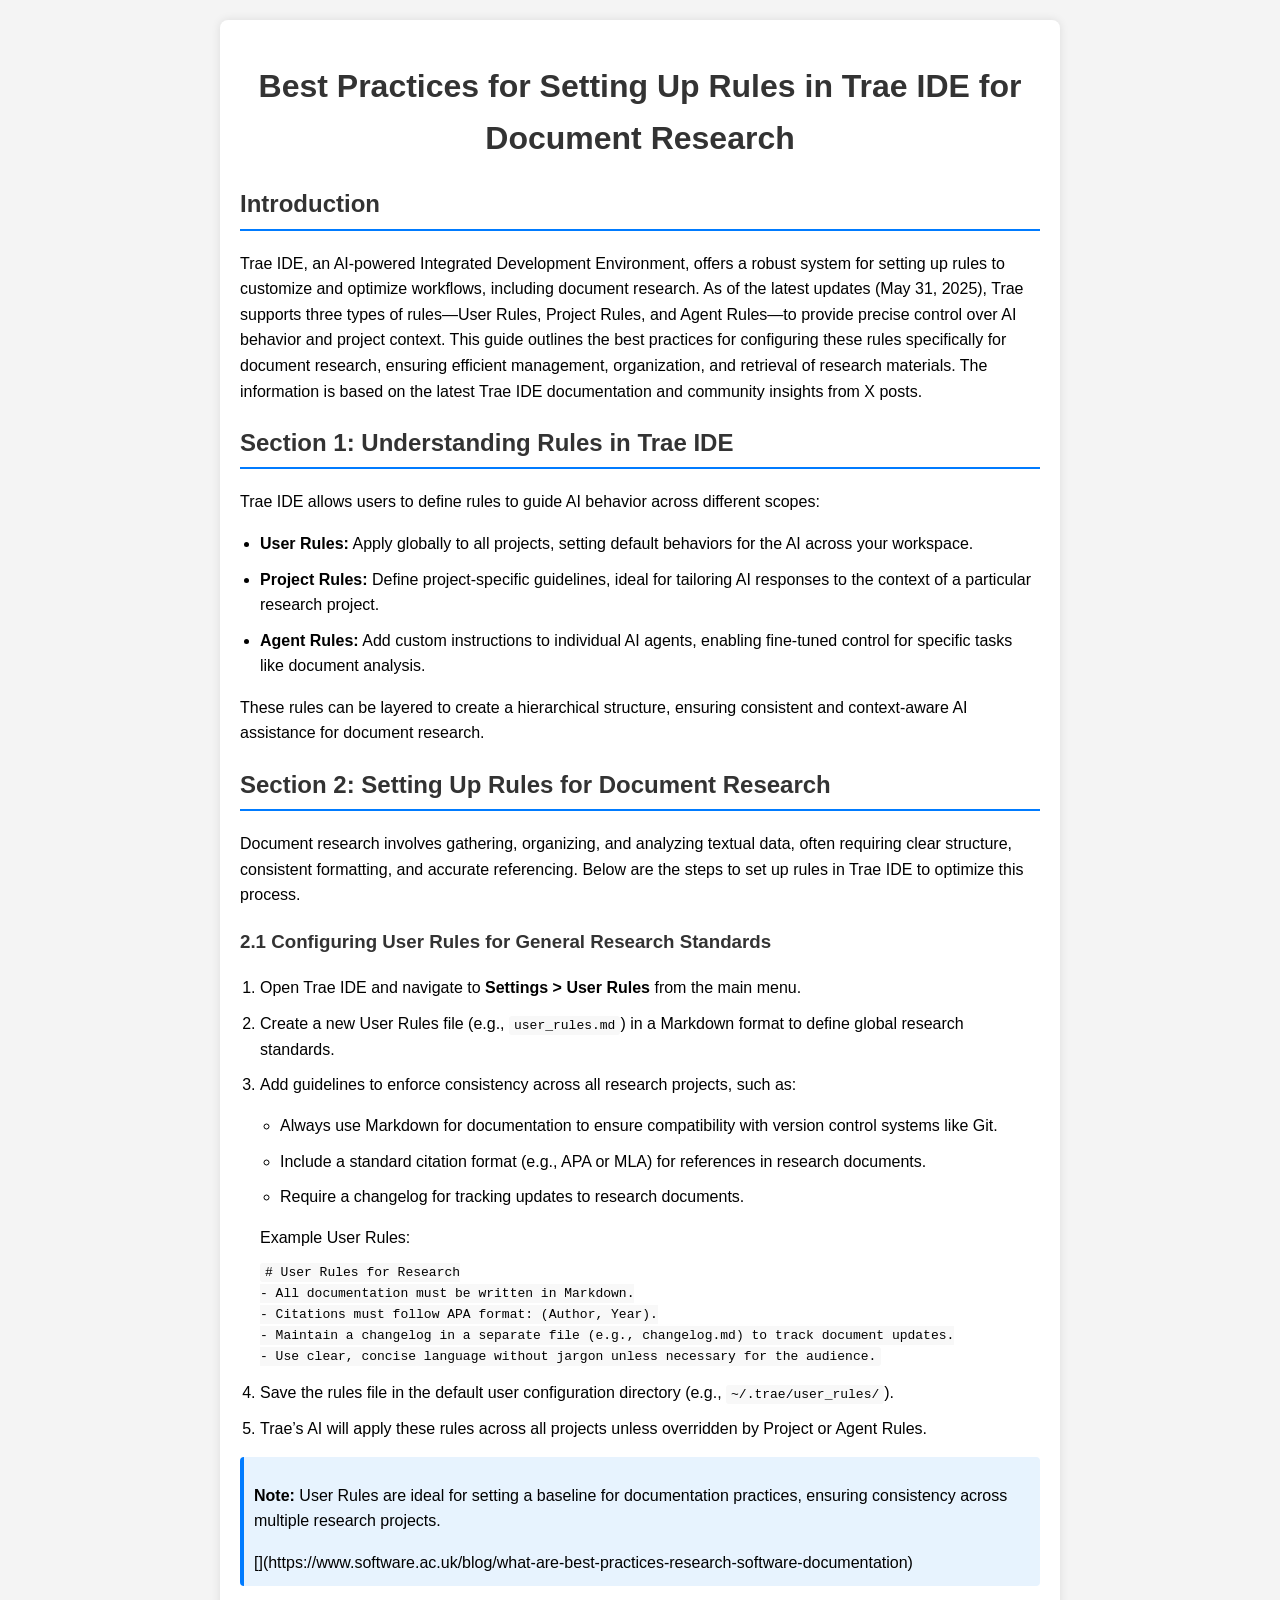
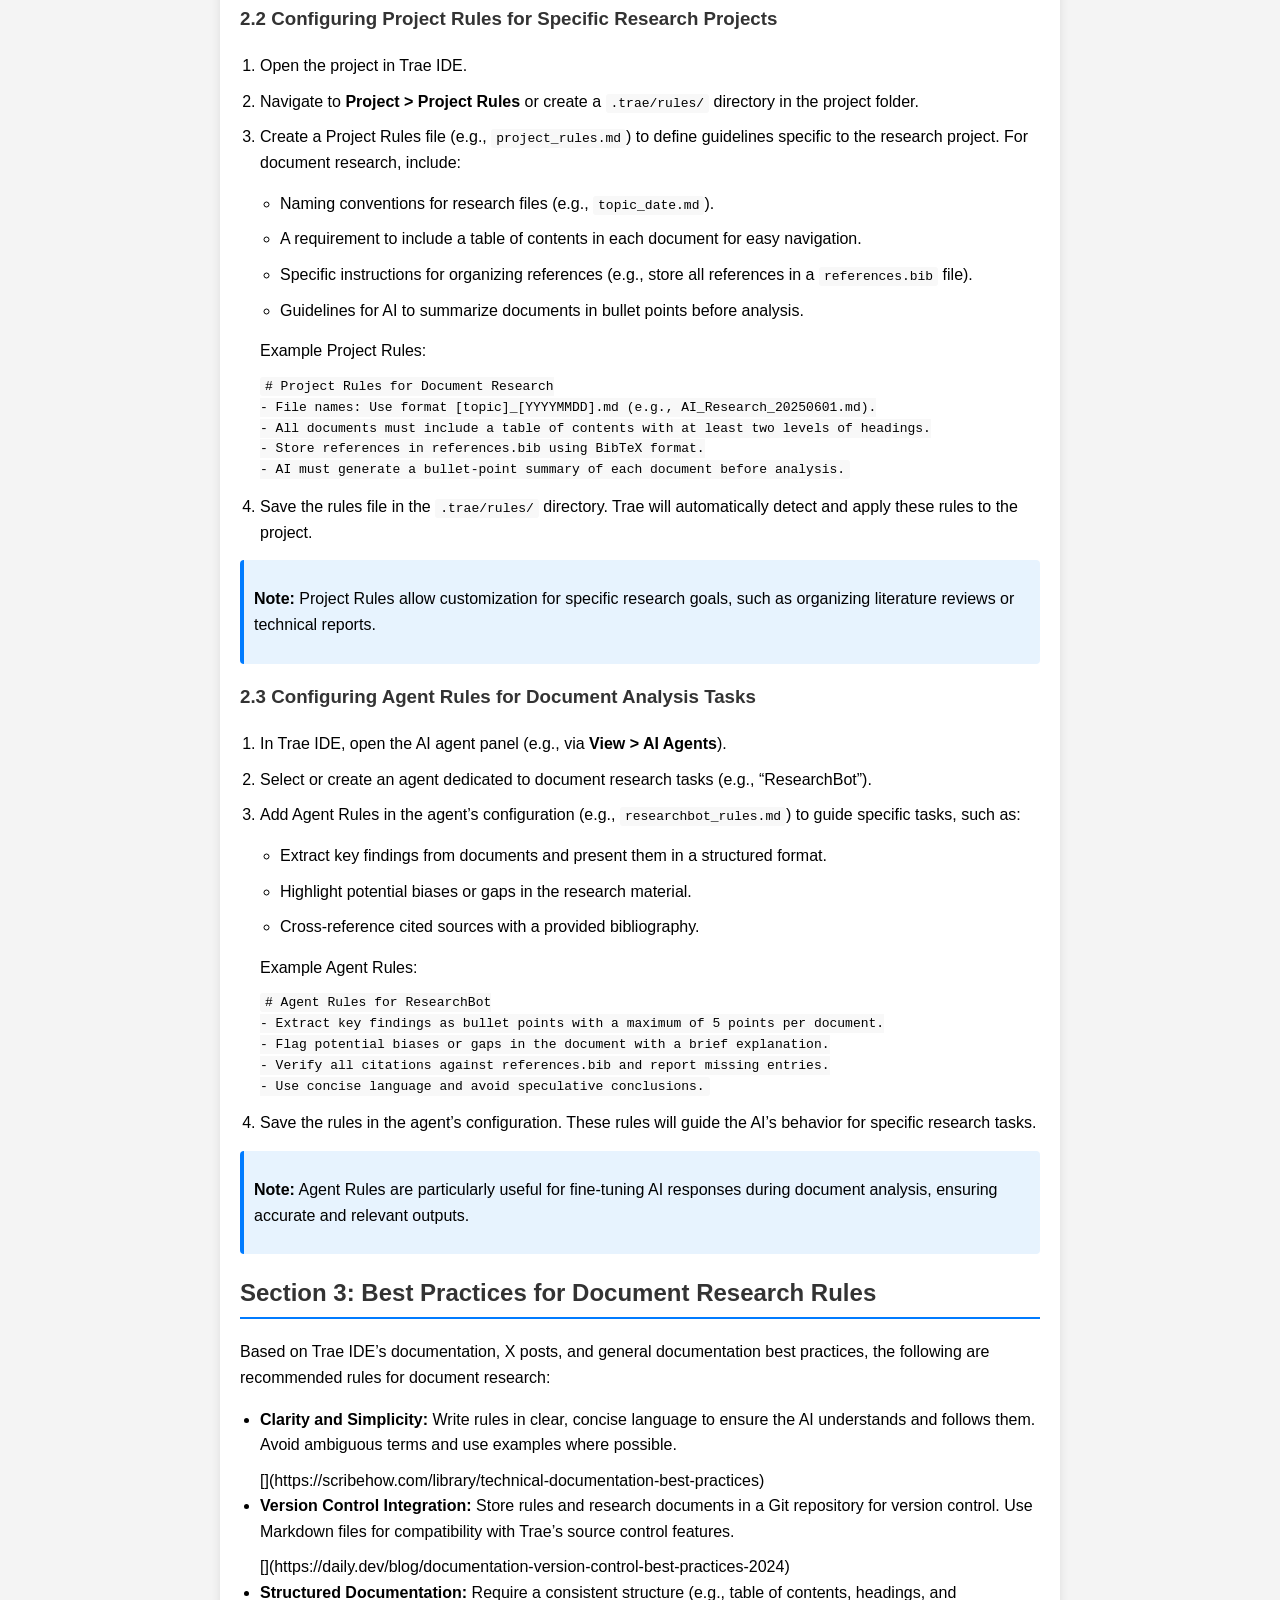
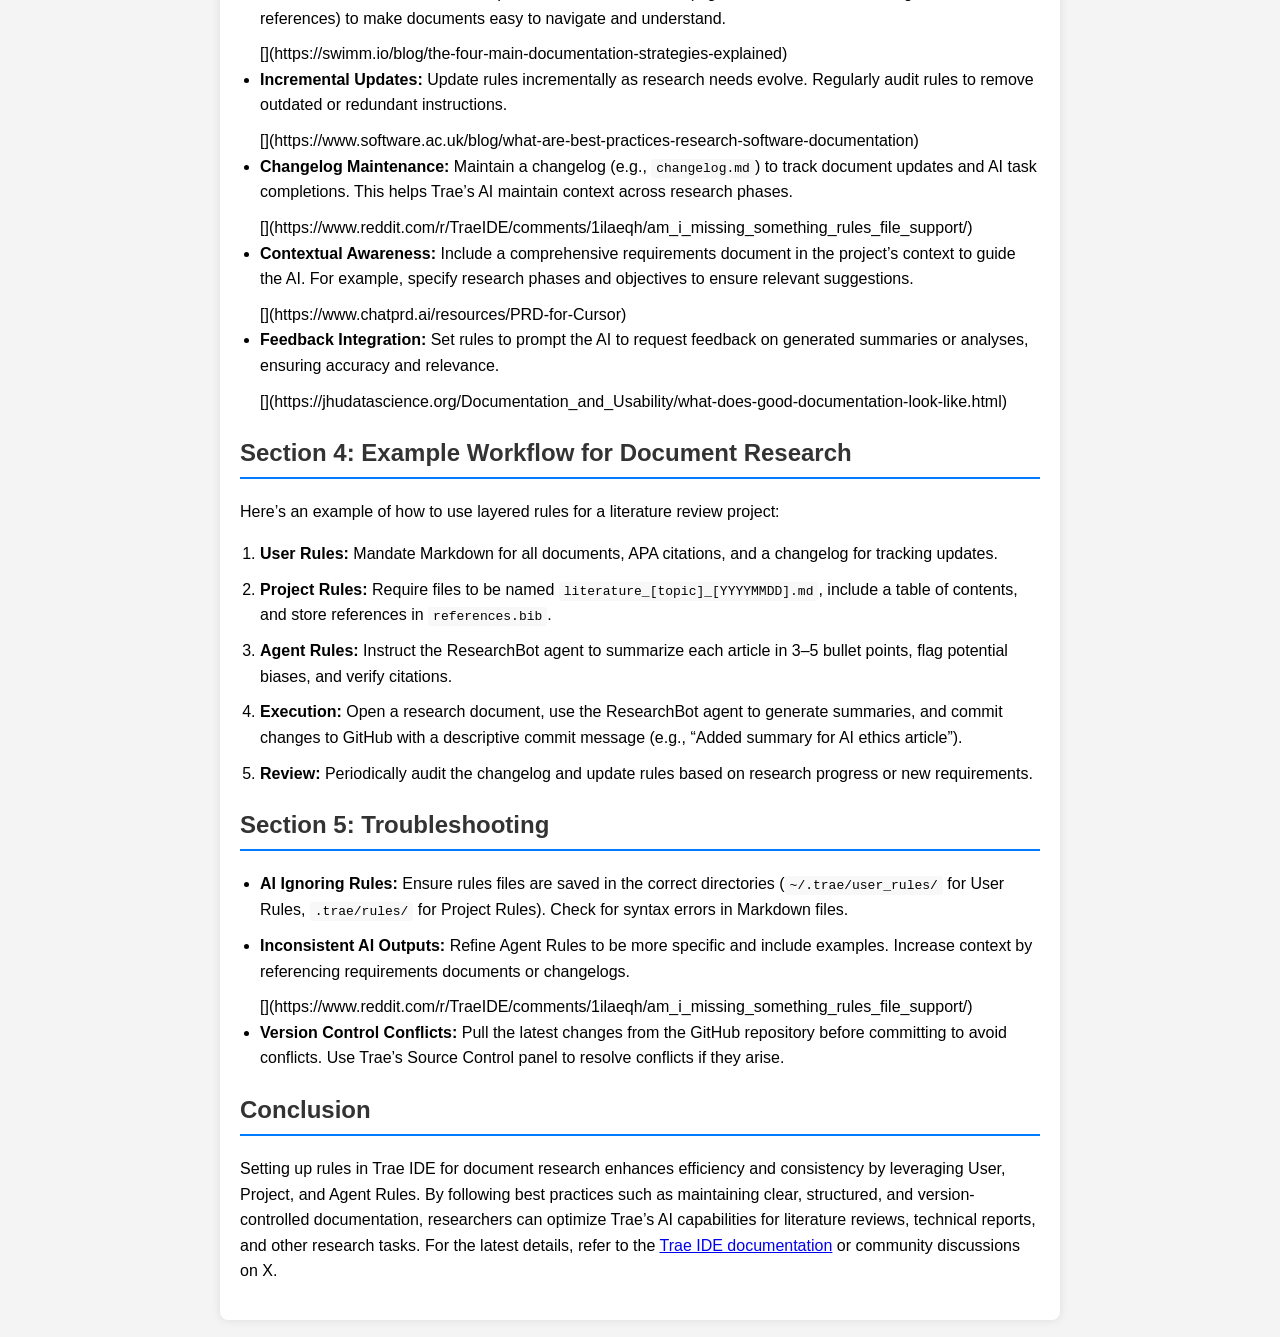
<file: trae rules.html>
<script type="text/javascript">
        var gk_isXlsx = false;
        var gk_xlsxFileLookup = {};
        var gk_fileData = {};
        function filledCell(cell) {
          return cell !== '' && cell != null;
        }
        function loadFileData(filename) {
        if (gk_isXlsx && gk_xlsxFileLookup[filename]) {
            try {
                var workbook = XLSX.read(gk_fileData[filename], { type: 'base64' });
                var firstSheetName = workbook.SheetNames[0];
                var worksheet = workbook.Sheets[firstSheetName];

                // Convert sheet to JSON to filter blank rows
                var jsonData = XLSX.utils.sheet_to_json(worksheet, { header: 1, blankrows: false, defval: '' });
                // Filter out blank rows (rows where all cells are empty, null, or undefined)
                var filteredData = jsonData.filter(row => row.some(filledCell));

                // Heuristic to find the header row by ignoring rows with fewer filled cells than the next row
                var headerRowIndex = filteredData.findIndex((row, index) =>
                  row.filter(filledCell).length >= filteredData[index + 1]?.filter(filledCell).length
                );
                // Fallback
                if (headerRowIndex === -1 || headerRowIndex > 25) {
                  headerRowIndex = 0;
                }

                // Convert filtered JSON back to CSV
                var csv = XLSX.utils.aoa_to_sheet(filteredData.slice(headerRowIndex)); // Create a new sheet from filtered array of arrays
                csv = XLSX.utils.sheet_to_csv(csv, { header: 1 });
                return csv;
            } catch (e) {
                console.error(e);
                return "";
            }
        }
        return gk_fileData[filename] || "";
        }
        </script><!DOCTYPE html>
<html lang="en">
<head>
    <meta charset="UTF-8">
    <meta name="viewport" content="width=device-width, initial-scale=1.0">
    <title>Best Practices for Setting Up Rules in Trae IDE for Document Research</title>
    <style>
        body {
            font-family: Arial, sans-serif;
            line-height: 1.6;
            margin: 0;
            padding: 20px;
            background-color: #f4f4f4;
        }
        .container {
            max-width: 800px;
            margin: 0 auto;
            background: #fff;
            padding: 20px;
            border-radius: 8px;
            box-shadow: 0 0 10px rgba(0,0,0,0.1);
        }
        h1, h2, h3 {
            color: #333;
        }
        h1 {
            text-align: center;
        }
        h2 {
            border-bottom: 2px solid #007bff;
            padding-bottom: 5px;
        }
        ol, ul {
            margin: 15px 0;
            padding-left: 20px;
        }
        li {
            margin-bottom: 10px;
        }
        code {
            background: #f8f8f8;
            padding: 2px 5px;
            border-radius: 3px;
        }
        .note {
            background: #e7f3fe;
            border-left: 4px solid #007bff;
            padding: 10px;
            margin: 10px 0;
            border-radius: 4px;
        }
        .citation {
            font-size: 0.9em;
            color: #555;
            margin-top: 5px;
        }
    </style>
</head>
<body>
    <div class="container">
        <h1>Best Practices for Setting Up Rules in Trae IDE for Document Research</h1>

        <h2>Introduction</h2>
        <p>Trae IDE, an AI-powered Integrated Development Environment, offers a robust system for setting up rules to customize and optimize workflows, including document research. As of the latest updates (May 31, 2025), Trae supports three types of rules—User Rules, Project Rules, and Agent Rules—to provide precise control over AI behavior and project context. This guide outlines the best practices for configuring these rules specifically for document research, ensuring efficient management, organization, and retrieval of research materials. The information is based on the latest Trae IDE documentation and community insights from X posts.</p>

        <h2>Section 1: Understanding Rules in Trae IDE</h2>
        <p>Trae IDE allows users to define rules to guide AI behavior across different scopes:</p>
        <ul>
            <li><strong>User Rules:</strong> Apply globally to all projects, setting default behaviors for the AI across your workspace.</li>
            <li><strong>Project Rules:</strong> Define project-specific guidelines, ideal for tailoring AI responses to the context of a particular research project.</li>
            <li><strong>Agent Rules:</strong> Add custom instructions to individual AI agents, enabling fine-tuned control for specific tasks like document analysis.</li>
        </ul>
        <p>These rules can be layered to create a hierarchical structure, ensuring consistent and context-aware AI assistance for document research.</p>

        <h2>Section 2: Setting Up Rules for Document Research</h2>
        <p>Document research involves gathering, organizing, and analyzing textual data, often requiring clear structure, consistent formatting, and accurate referencing. Below are the steps to set up rules in Trae IDE to optimize this process.</p>

        <h3>2.1 Configuring User Rules for General Research Standards</h3>
        <ol>
            <li>Open Trae IDE and navigate to <strong>Settings > User Rules</strong> from the main menu.</li>
            <li>Create a new User Rules file (e.g., <code>user_rules.md</code>) in a Markdown format to define global research standards.</li>
            <li>Add guidelines to enforce consistency across all research projects, such as:
                <ul>
                    <li>Always use Markdown for documentation to ensure compatibility with version control systems like Git.</li>
                    <li>Include a standard citation format (e.g., APA or MLA) for references in research documents.</li>
                    <li>Require a changelog for tracking updates to research documents.</li>
                </ul>
                Example User Rules:
                <pre><code># User Rules for Research
- All documentation must be written in Markdown.
- Citations must follow APA format: (Author, Year).
- Maintain a changelog in a separate file (e.g., changelog.md) to track document updates.
- Use clear, concise language without jargon unless necessary for the audience.</code></pre>
            </li>
            <li>Save the rules file in the default user configuration directory (e.g., <code>~/.trae/user_rules/</code>).</li>
            <li>Trae’s AI will apply these rules across all projects unless overridden by Project or Agent Rules.</li>
        </ol>
        <div class="note">
            <p><strong>Note:</strong> User Rules are ideal for setting a baseline for documentation practices, ensuring consistency across multiple research projects.</p>[](https://www.software.ac.uk/blog/what-are-best-practices-research-software-documentation)
        </div>

        <h3>2.2 Configuring Project Rules for Specific Research Projects</h3>
        <ol>
            <li>Open the project in Trae IDE.</li>
            <li>Navigate to <strong>Project > Project Rules</strong> or create a <code>.trae/rules/</code> directory in the project folder.</li>
            <li>Create a Project Rules file (e.g., <code>project_rules.md</code>) to define guidelines specific to the research project. For document research, include:
                <ul>
                    <li>Naming conventions for research files (e.g., <code>topic_date.md</code>).</li>
                    <li>A requirement to include a table of contents in each document for easy navigation.</li>
                    <li>Specific instructions for organizing references (e.g., store all references in a <code>references.bib</code> file).</li>
                    <li>Guidelines for AI to summarize documents in bullet points before analysis.</li>
                </ul>
                Example Project Rules:
                <pre><code># Project Rules for Document Research
- File names: Use format [topic]_[YYYYMMDD].md (e.g., AI_Research_20250601.md).
- All documents must include a table of contents with at least two levels of headings.
- Store references in references.bib using BibTeX format.
- AI must generate a bullet-point summary of each document before analysis.</code></pre>
            </li>
            <li>Save the rules file in the <code>.trae/rules/</code> directory. Trae will automatically detect and apply these rules to the project.</li>
        </ol>
        <div class="note">
            <p><strong>Note:</strong> Project Rules allow customization for specific research goals, such as organizing literature reviews or technical reports.</p>
        </div>

        <h3>2.3 Configuring Agent Rules for Document Analysis Tasks</h3>
        <ol>
            <li>In Trae IDE, open the AI agent panel (e.g., via <strong>View > AI Agents</strong>).</li>
            <li>Select or create an agent dedicated to document research tasks (e.g., “ResearchBot”).</li>
            <li>Add Agent Rules in the agent’s configuration (e.g., <code>researchbot_rules.md</code>) to guide specific tasks, such as:
                <ul>
                    <li>Extract key findings from documents and present them in a structured format.</li>
                    <li>Highlight potential biases or gaps in the research material.</li>
                    <li>Cross-reference cited sources with a provided bibliography.</li>
                </ul>
                Example Agent Rules:
                <pre><code># Agent Rules for ResearchBot
- Extract key findings as bullet points with a maximum of 5 points per document.
- Flag potential biases or gaps in the document with a brief explanation.
- Verify all citations against references.bib and report missing entries.
- Use concise language and avoid speculative conclusions.</code></pre>
            </li>
            <li>Save the rules in the agent’s configuration. These rules will guide the AI’s behavior for specific research tasks.</li>
        </ol>
        <div class="note">
            <p><strong>Note:</strong> Agent Rules are particularly useful for fine-tuning AI responses during document analysis, ensuring accurate and relevant outputs.</p>
        </div>

        <h2>Section 3: Best Practices for Document Research Rules</h2>
        <p>Based on Trae IDE’s documentation, X posts, and general documentation best practices, the following are recommended rules for document research:</p>
        <ul>
            <li><strong>Clarity and Simplicity:</strong> Write rules in clear, concise language to ensure the AI understands and follows them. Avoid ambiguous terms and use examples where possible.</li>[](https://scribehow.com/library/technical-documentation-best-practices)
            <li><strong>Version Control Integration:</strong> Store rules and research documents in a Git repository for version control. Use Markdown files for compatibility with Trae’s source control features.</li>[](https://daily.dev/blog/documentation-version-control-best-practices-2024)
            <li><strong>Structured Documentation:</strong> Require a consistent structure (e.g., table of contents, headings, and references) to make documents easy to navigate and understand.</li>[](https://swimm.io/blog/the-four-main-documentation-strategies-explained)
            <li><strong>Incremental Updates:</strong> Update rules incrementally as research needs evolve. Regularly audit rules to remove outdated or redundant instructions.</li>[](https://www.software.ac.uk/blog/what-are-best-practices-research-software-documentation)
            <li><strong>Changelog Maintenance:</strong> Maintain a changelog (e.g., <code>changelog.md</code>) to track document updates and AI task completions. This helps Trae’s AI maintain context across research phases.</li>[](https://www.reddit.com/r/TraeIDE/comments/1ilaeqh/am_i_missing_something_rules_file_support/)
            <li><strong>Contextual Awareness:</strong> Include a comprehensive requirements document in the project’s context to guide the AI. For example, specify research phases and objectives to ensure relevant suggestions.</li>[](https://www.chatprd.ai/resources/PRD-for-Cursor)
            <li><strong>Feedback Integration:</strong> Set rules to prompt the AI to request feedback on generated summaries or analyses, ensuring accuracy and relevance.</li>[](https://jhudatascience.org/Documentation_and_Usability/what-does-good-documentation-look-like.html)
        </ul>

        <h2>Section 4: Example Workflow for Document Research</h2>
        <p>Here’s an example of how to use layered rules for a literature review project:</p>
        <ol>
            <li><strong>User Rules:</strong> Mandate Markdown for all documents, APA citations, and a changelog for tracking updates.</li>
            <li><strong>Project Rules:</strong> Require files to be named <code>literature_[topic]_[YYYYMMDD].md</code>, include a table of contents, and store references in <code>references.bib</code>.</li>
            <li><strong>Agent Rules:</strong> Instruct the ResearchBot agent to summarize each article in 3–5 bullet points, flag potential biases, and verify citations.</li>
            <li><strong>Execution:</strong> Open a research document, use the ResearchBot agent to generate summaries, and commit changes to GitHub with a descriptive commit message (e.g., “Added summary for AI ethics article”).</li>
            <li><strong>Review:</strong> Periodically audit the changelog and update rules based on research progress or new requirements.</li>
        </ol>

        <h2>Section 5: Troubleshooting</h2>
        <ul>
            <li><strong>AI Ignoring Rules:</strong> Ensure rules files are saved in the correct directories (<code>~/.trae/user_rules/</code> for User Rules, <code>.trae/rules/</code> for Project Rules). Check for syntax errors in Markdown files.</li>
            <li><strong>Inconsistent AI Outputs:</strong> Refine Agent Rules to be more specific and include examples. Increase context by referencing requirements documents or changelogs.</li>[](https://www.reddit.com/r/TraeIDE/comments/1ilaeqh/am_i_missing_something_rules_file_support/)
            <li><strong>Version Control Conflicts:</strong> Pull the latest changes from the GitHub repository before committing to avoid conflicts. Use Trae’s Source Control panel to resolve conflicts if they arise.</li>
        </ul>

        <h2>Conclusion</h2>
        <p>Setting up rules in Trae IDE for document research enhances efficiency and consistency by leveraging User, Project, and Agent Rules. By following best practices such as maintaining clear, structured, and version-controlled documentation, researchers can optimize Trae’s AI capabilities for literature reviews, technical reports, and other research tasks. For the latest details, refer to the <a href="https://docs.trae.ai">Trae IDE documentation</a> or community discussions on X.</p>
    </div>
</body>
</html>
</file>
